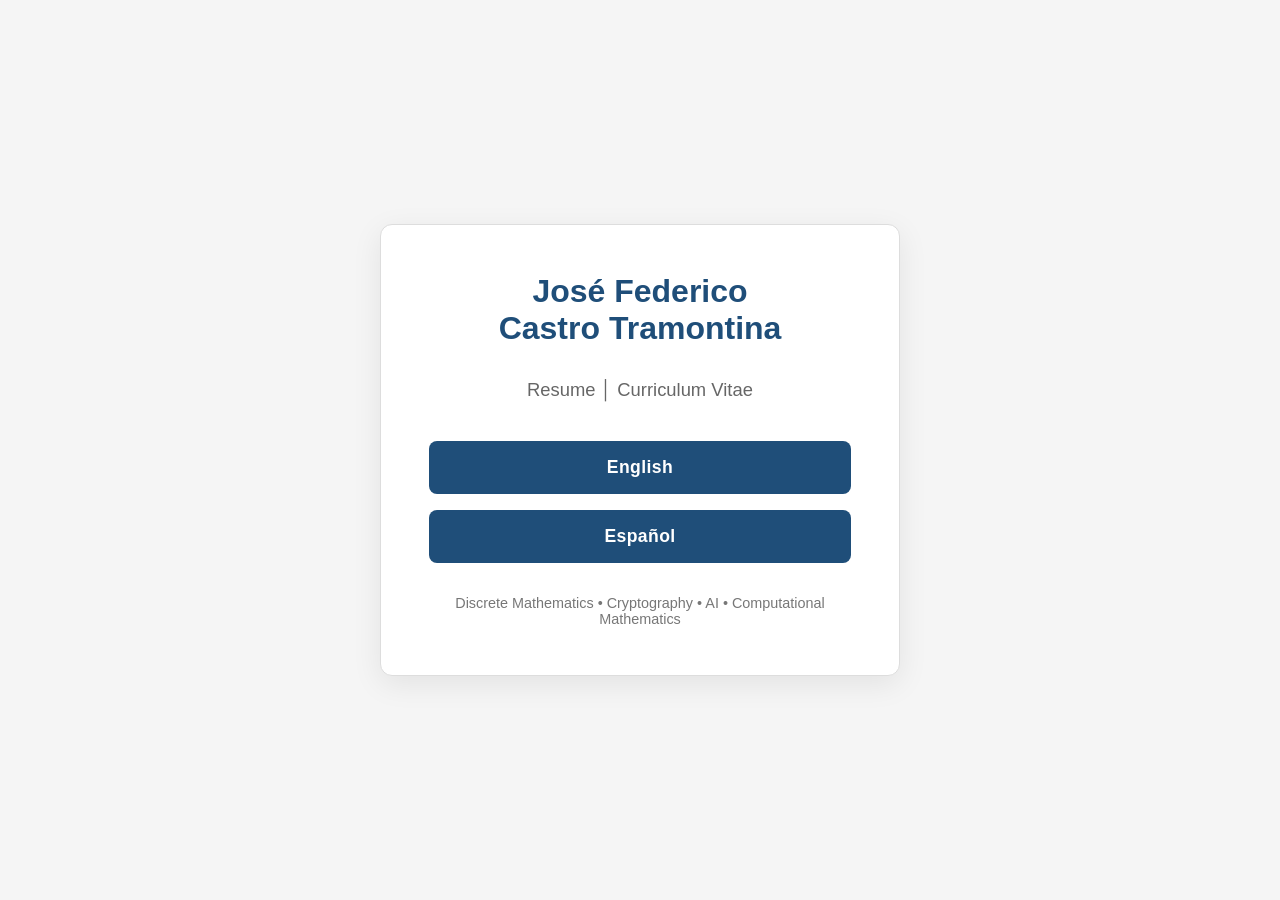
<file: index.html>
<!DOCTYPE html>
<html lang="en">

<head>

    <meta charset="UTF-8">

    <meta
        name="viewport"
        content="width=device-width, initial-scale=1.0"
    >

    <meta
        name="description"
        content="Resume | Curriculum Vitae of José Federico Castro Tramontina"
    >

    <title>José Federico Castro Tramontina</title>

    <style>

        :root
        {
            --bg: #f5f5f5;
            --card: #ffffff;
            --text: #222222;
            --accent: #1f4e79;
            --border: #dddddd;
        }

        *
        {
            box-sizing: border-box;
        }

        body
        {
            margin: 0;

            display: flex;
            justify-content: center;
            align-items: center;

            min-height: 100vh;

            font-family: Arial, Helvetica, sans-serif;

            background: var(--bg);
            color: var(--text);
        }

        .card
        {
            width: min(92%, 520px);

            padding: 48px;

            text-align: center;

            background: var(--card);

            border: 1px solid var(--border);
            border-radius: 12px;

            box-shadow: 0 8px 30px rgba(0, 0, 0, .08);

            transition:
                transform .15s ease,
                box-shadow .15s ease;
        }

        .card:hover
        {
            transform: translateY(-2px);

            box-shadow: 0 12px 36px rgba(0, 0, 0, .10);
        }

        h1
        {
            margin: 0;

            font-size: 2rem;

            color: var(--accent);
        }

        h1 + h1
        {
            margin-bottom: 2rem;
        }

        h2
        {
            margin: 0 0 2.5rem 0;

            font-size: 1.15rem;
            font-weight: normal;

            color: #666666;
        }

        .button
        {
            display: block;

            margin: 16px 0;
            padding: 16px;

            text-decoration: none;

            font-size: 1.1rem;
            font-weight: bold;
            letter-spacing: .4px;

            color: white;
            background: var(--accent);

            border-radius: 8px;

            transition:
                background .2s ease,
                transform .15s ease;
        }

        .button:hover
        {
            background: #163b5c;

            transform: translateY(-1px);
        }

        .footer
        {
            margin-top: 2rem;

            font-size: .9rem;

            color: #777777;
        }

    </style>

</head>

<body>

    <div class="card">

        <h1>
            José Federico
        </h1>

        <h1>
            Castro Tramontina
        </h1>

        <h2>
            Resume │ Curriculum Vitae
        </h2>

        <a
            class="button"
            href="index_en.html"
        >
            English
        </a>

        <a
            class="button"
            href="index_es.html"
        >
            Español
        </a>

        <div class="footer">
            Discrete Mathematics • Cryptography • AI • Computational Mathematics
        </div>

    </div>

</body>

</html>
</file>
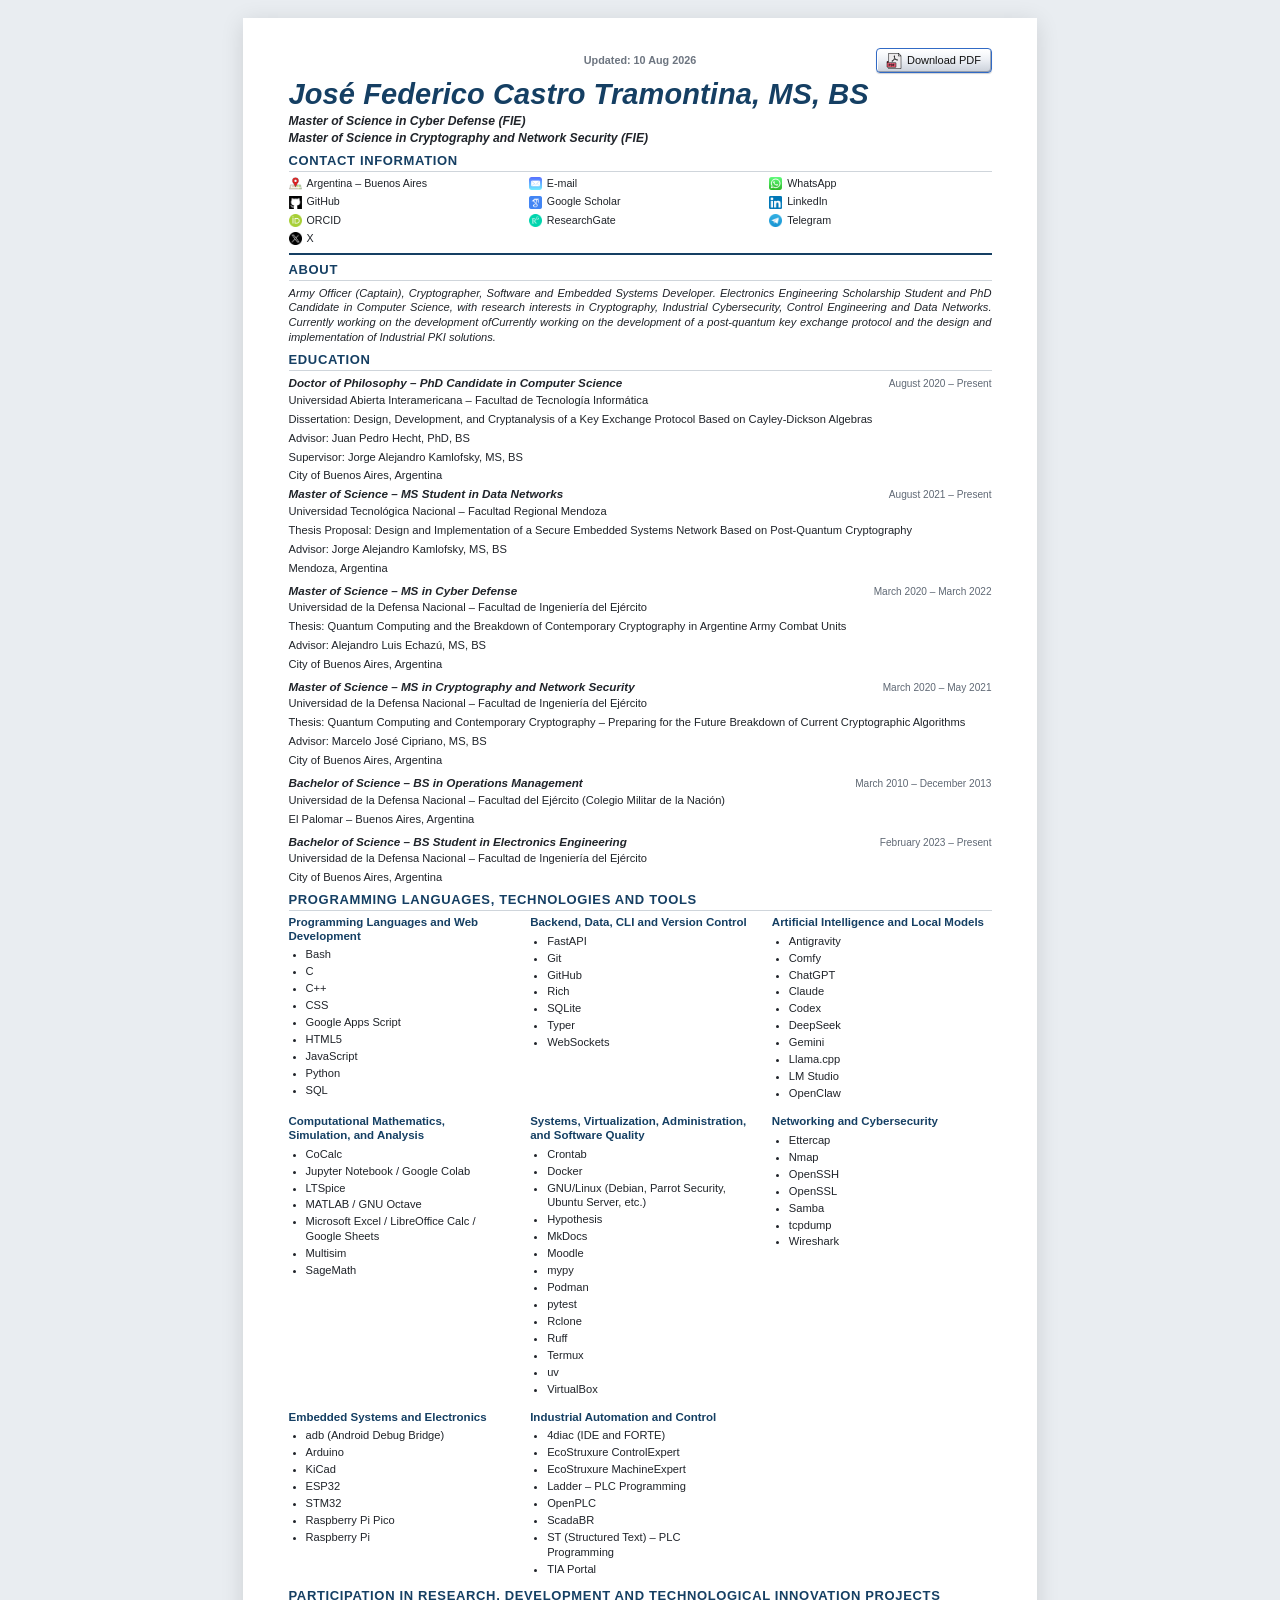
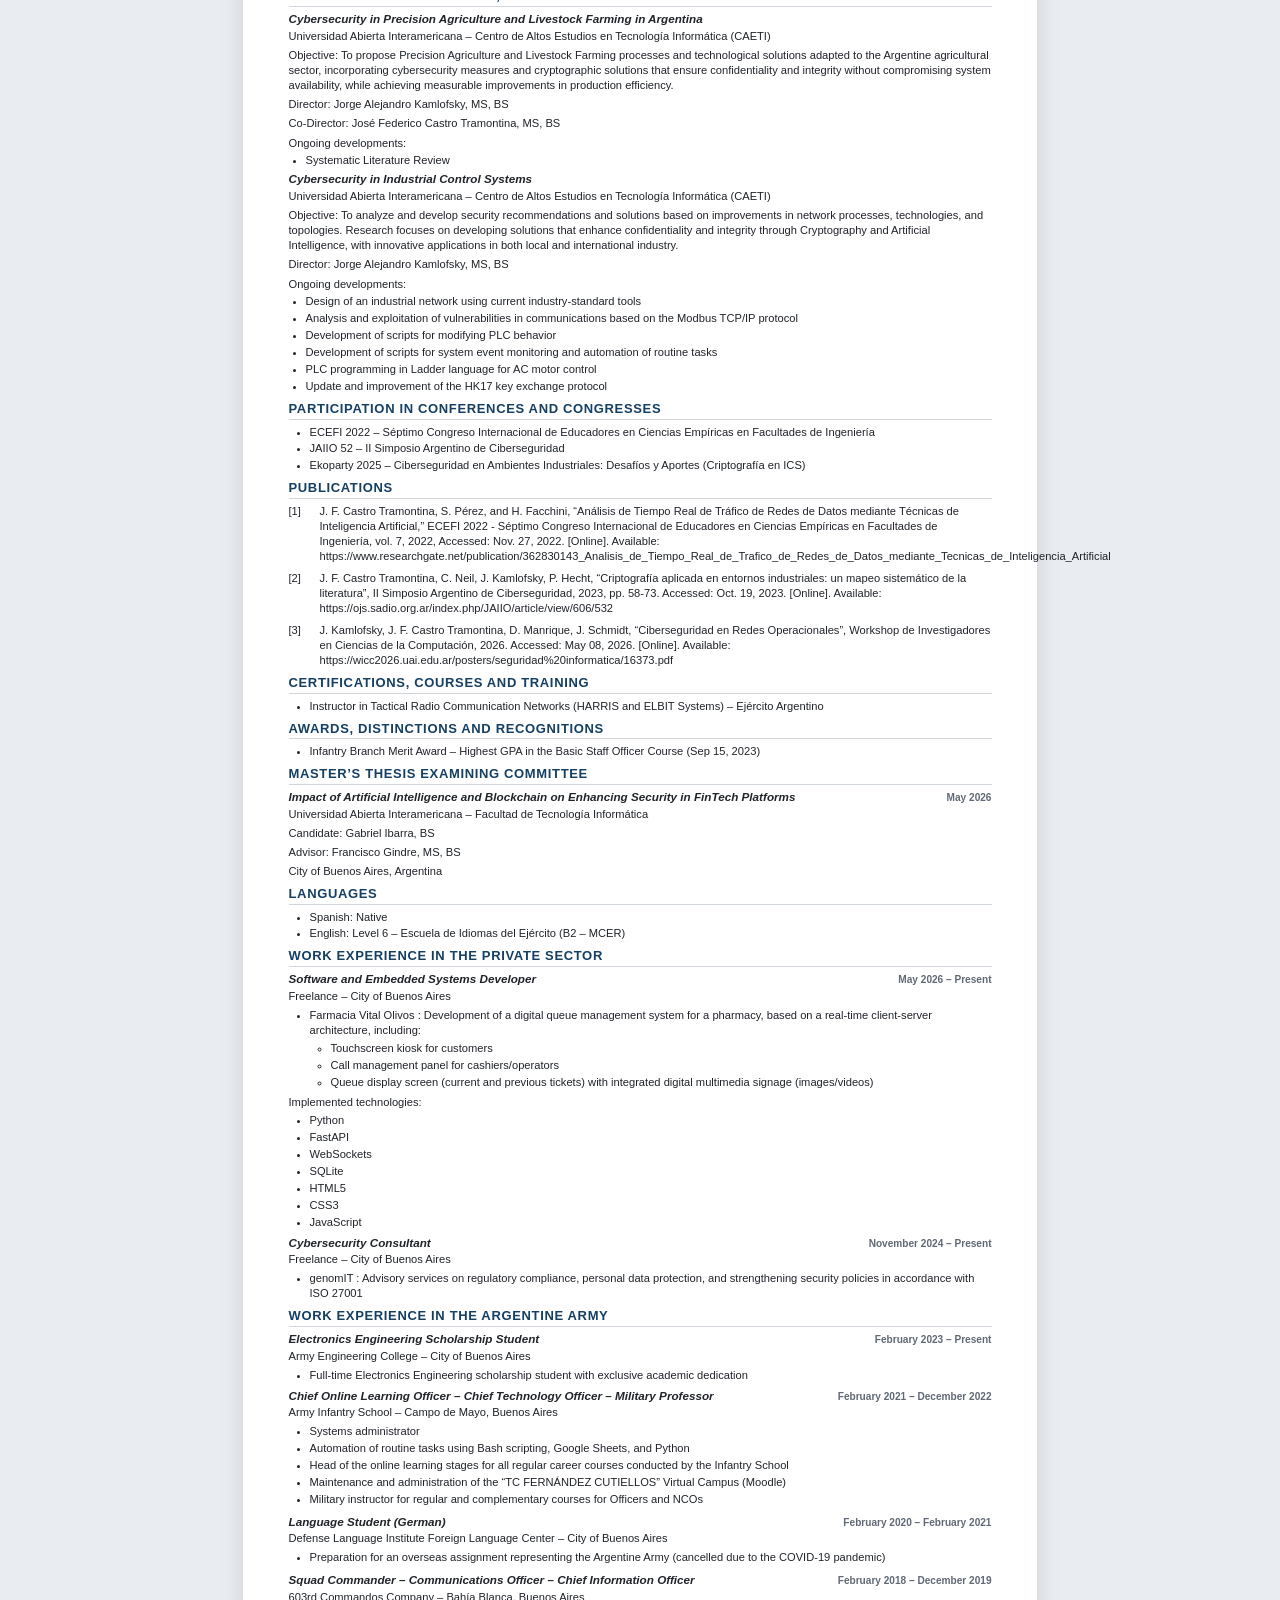
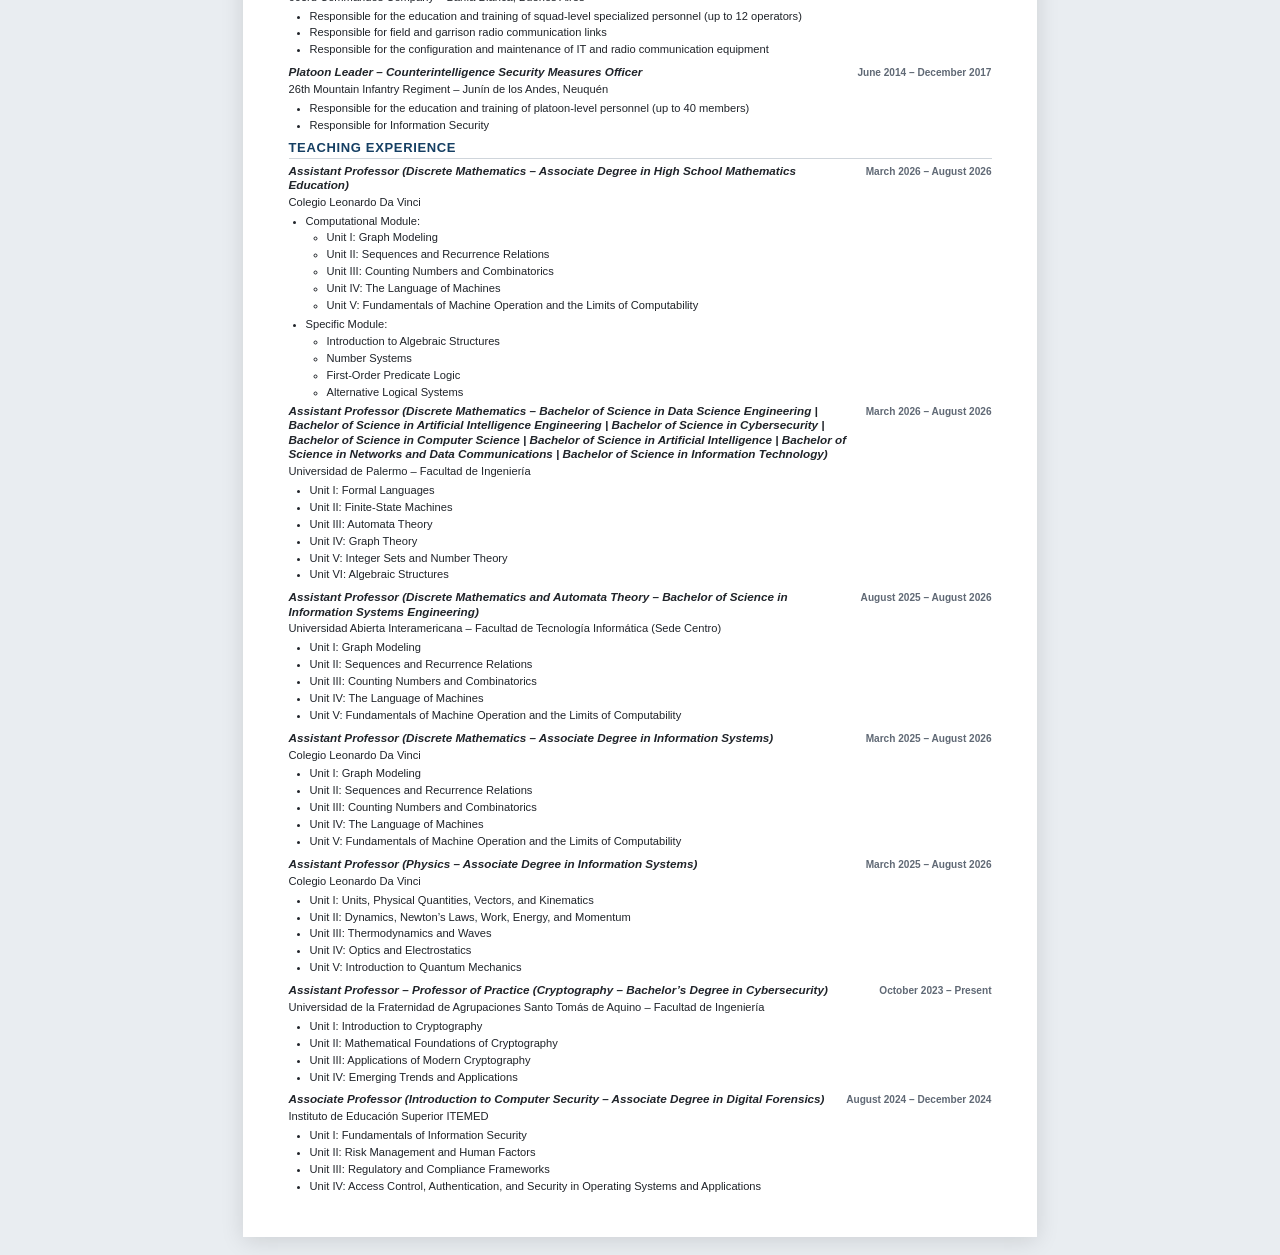
<file: index_en.html>
<!DOCTYPE html>

<html lang="en">
<head>
<meta charset="utf-8"/>
<meta content="width=device-width, initial-scale=1.0" name="viewport"/>
<meta content="Academic Resume of José Federico Castro Tramontina: education, research, publications, teaching, and professional experience." name="description"/>
<title>Academic Resume | José Federico Castro Tramontina</title>
<link href="css/style.css" rel="stylesheet"/>
<link href="css/print.css" media="print" rel="stylesheet"/>
</head>
<body>
<main class="cv">
<header class="cv-header">

<div class="updated-row">
<p class="updated">
                Updated: 10 Aug 2026
            </p>

<a
    aria-label="Download academic curriculum vitae as PDF"
    class="pdf-download"
    download
    href="pdf/resume_english.pdf"
>
<img alt="" aria-hidden="true" src="thumbnails/pdf.png"/>
<span>Download PDF</span>
</a>
</div>

<h1>José Federico Castro Tramontina, MS, BS</h1>

<p class="degree-line">
                Master of Science in Cyber Defense (FIE)
            </p>
<p class="degree-line">
                Master of Science in Cryptography and Network Security (FIE)
            </p>
<p class="contact-heading">
                Contact Information
            </p>
<address class="contact">
<span class="contact-item">
<img alt="" aria-hidden="true" src="thumbnails/location.png"/>
<span>Argentina – Buenos Aires</span>
</span>
<a href="mailto:jfcastrotramontina@yahoo.com">
<img alt="" aria-hidden="true" src="thumbnails/email.png"/>
<span>E-mail</span>
</a>
<a href="https://wa.me/5492612465843" rel="noopener noreferrer" target="_blank">
<img alt="" aria-hidden="true" src="thumbnails/whatsapp.png"/>
<span>WhatsApp</span>
</a>
<a href="https://github.com/JFCrypT" rel="noopener noreferrer" target="_blank">
<img alt="" aria-hidden="true" src="thumbnails/github.png"/>
<span>GitHub</span>
</a>
<a href="https://scholar.google.com/citations?user=g460X6UAAAAJ&amp;hl" rel="noopener noreferrer" target="_blank">
<img alt="" aria-hidden="true" src="thumbnails/google_scholar.png"/>
<span>Google Scholar</span>
</a>
<a href="https://www.linkedin.com/in/jfcastrotramontina" rel="noopener noreferrer" target="_blank">
<img alt="" aria-hidden="true" src="thumbnails/linkedin.png"/>
<span>LinkedIn</span>
</a>
<a href="https://orcid.org/0000-0003-4374-3894" rel="noopener noreferrer" target="_blank">
<img alt="" aria-hidden="true" src="thumbnails/orcid.png"/>
<span>ORCID</span>
</a>
<a href="https://www.researchgate.net/profile/Jose-Castro-Tramontina-2" rel="noopener noreferrer" target="_blank">
<img alt="" aria-hidden="true" src="thumbnails/research_gate.png"/>
<span>ResearchGate</span>
</a>
<a href="https://t.me/jfcastrotramontina/" rel="noopener noreferrer" target="_blank">
<img alt="" aria-hidden="true" src="thumbnails/telegram.png"/>
<span>Telegram</span>
</a>
<a href="https://x.com/JFCrypT" rel="noopener noreferrer" target="_blank">
<img alt="" aria-hidden="true" src="thumbnails/x.png"/>
<span>X</span>
</a>
</address>
</header>

<section aria-labelledby="resumen">
<div class="section-opening">
<h2 id="resumen">About</h2>
<p>
                Army Officer (Captain), Cryptographer, Software and Embedded Systems Developer.
                Electronics Engineering Scholarship Student and PhD Candidate in Computer Science,
                with research interests in Cryptography, Industrial Cybersecurity, Control Engineering
                and Data Networks. Currently working on the development ofCurrently working on the 
                development of a post-quantum key exchange protocol and the design and implementation 
                of Industrial PKI solutions.
            </p>
</div>
</section>

<section aria-labelledby="formacion">
<div class="section-opening">
<h2 id="formacion">Education</h2>
<article class="entry education-entry">
<div class="entry-heading">
<h3>
<a href="https://uai.edu.ar/facultades/tecnolog%C3%ADa-inform%C3%A1tica/doctorado-en-inform%C3%A1tica/" rel="noopener noreferrer" target="_blank">
                    Doctor of Philosophy – PhD Candidate in Computer Science
                </a>
</h3>
<p class="date">August 2020 – Present</p>
</div>
<p>Universidad Abierta Interamericana – Facultad de Tecnología Informática</p>
<p>Dissertation: Design, Development, and Cryptanalysis of a Key Exchange Protocol Based on Cayley-Dickson Algebras</p>
<p>Advisor: Juan Pedro Hecht, PhD, BS</p>
<p>Supervisor: Jorge Alejandro Kamlofsky, MS, BS</p>
<p>City of Buenos Aires, Argentina</p>
</article>
</div>

<article class="entry education-entry">
<div class="entry-heading">
<h3>
<a href="https://www4.frm.utn.edu.ar/maestria-en-redes-de-datos/" rel="noopener noreferrer" target="_blank">
                    Master of Science – MS Student in Data Networks
                </a>
</h3>
<p class="date">August 2021 – Present</p>
</div>
<p>Universidad Tecnológica Nacional – Facultad Regional Mendoza</p>
<p>Thesis Proposal: Design and Implementation of a Secure Embedded Systems Network Based on Post-Quantum Cryptography</p>
<p>Advisor: Jorge Alejandro Kamlofsky, MS, BS</p>
<p>Mendoza, Argentina</p>
</article>

<article class="entry education-entry">
<div class="entry-heading">
<h3>
<a href="https://www.fie.undef.edu.ar/maestria-en-ciberdefensa-2/" rel="noopener noreferrer" target="_blank">
                    Master of Science – MS in Cyber Defense
                </a>
</h3>
<p class="date">March 2020 – March 2022</p>
</div>
<p>Universidad de la Defensa Nacional – Facultad de Ingeniería del Ejército</p>
<p>Thesis: Quantum Computing and the Breakdown of Contemporary Cryptography in Argentine Army Combat Units</p>
<p>Advisor: Alejandro Luis Echazú, MS, BS</p>
<p>City of Buenos Aires, Argentina</p>
</article>

<article class="entry education-entry">
<div class="entry-heading">
<h3>
<a href="https://www.fie.undef.edu.ar/especializacion-en-criptografia-y-seguridad-teleinformatica-2/" rel="noopener noreferrer" target="_blank">
                    Master of Science – MS in Cryptography and Network Security
                </a>
</h3>
<p class="date">March 2020 – May 2021</p>
</div>
<p>Universidad de la Defensa Nacional – Facultad de Ingeniería del Ejército</p>
<p>Thesis: Quantum Computing and Contemporary Cryptography – Preparing for the Future Breakdown of Current Cryptographic Algorithms</p>
<p>Advisor: Marcelo José Cipriano, MS, BS</p>
<p>City of Buenos Aires, Argentina</p>
</article>

<article class="entry education-entry">
<div class="entry-heading">
<h3>
<a href="https://www.colegiomilitar.mil.ar/esp/ingreso-archivos/CMN-LCYGO_AlcancesTitulo.pdf" rel="noopener noreferrer" target="_blank">
                    Bachelor of Science – BS in Operations Management
                </a>
</h3>
<p class="date">March 2010 – December 2013</p>
</div>
<p>Universidad de la Defensa Nacional – Facultad del Ejército (Colegio Militar de la Nación)</p>
<p>El Palomar – Buenos Aires, Argentina</p>
</article>

<article class="entry education-entry">
<div class="entry-heading">
<h3>
<a href="https://www.fie.undef.edu.ar/ingenieria-electronica/" rel="noopener noreferrer" target="_blank">
                    Bachelor of Science – BS Student in Electronics Engineering
                </a>
</h3>
<p class="date">February 2023 – Present</p>
</div>
<p>Universidad de la Defensa Nacional – Facultad de Ingeniería del Ejército</p>
<p>City of Buenos Aires, Argentina</p>
</article>
</section>

<section aria-labelledby="tecnologias">
<div class="section-opening">
<h2 id="tecnologias">Programming Languages, Technologies and Tools</h2>

<div class="skills-categories">
<div class="skill-category">
<h3>Programming Languages and Web Development</h3>
<ul class="compact-list">
<li><a href="https://www.gnu.org/software/bash/" rel="noopener noreferrer" target="_blank">Bash</a></li>
<li><a href="https://www.w3schools.com/c/c_intro.php" rel="noopener noreferrer" target="_blank">C</a></li>
<li><a href="https://www.w3schools.com/cpp/cpp_intro.asp" rel="noopener noreferrer" target="_blank">C++</a></li>
<li><a href="https://www.w3.org/Style/CSS/Overview.en.html" rel="noopener noreferrer" target="_blank">CSS</a></li>
<li><a href="https://developers.google.com/apps-script" rel="noopener noreferrer" target="_blank">Google Apps Script</a></li>
<li><a href="https://dev.w3.org/html5/spec-LC/" rel="noopener noreferrer" target="_blank">HTML5</a></li>
<li><a href="https://www.w3schools.com/js/" rel="noopener noreferrer" target="_blank">JavaScript</a></li>
<li><a href="https://www.python.org/" rel="noopener noreferrer" target="_blank">Python</a></li>
<li><a href="https://www.w3schools.com/sql/" rel="noopener noreferrer" target="_blank">SQL</a></li>
</ul>
</div>

<div class="skill-category">
<h3>Backend, Data, CLI and Version Control</h3>
<ul class="compact-list">
<li><a href="https://fastapi.tiangolo.com/" rel="noopener noreferrer" target="_blank">FastAPI</a></li>
<li><a href="https://git-scm.com/" rel="noopener noreferrer" target="_blank">Git</a></li>
<li><a href="https://github.com/" rel="noopener noreferrer" target="_blank">GitHub</a></li>
<li><a href="https://rich.readthedocs.io/" rel="noopener noreferrer" target="_blank">Rich</a></li>
<li><a href="https://sqlite.org/" rel="noopener noreferrer" target="_blank">SQLite</a></li>
<li><a href="https://typer.tiangolo.com/" rel="noopener noreferrer" target="_blank">Typer</a></li>
<li><a href="https://fastapi.tiangolo.com/advanced/websockets/" rel="noopener noreferrer" target="_blank">WebSockets</a></li>
</ul>
</div>

<div class="skill-category">
<h3>Artificial Intelligence and Local Models</h3>
<ul class="compact-list">
<li><a href="https://antigravity.google/" rel="noopener noreferrer" target="_blank">Antigravity</a></li>
<li><a href="https://comfy.org/" rel="noopener noreferrer" target="_blank">Comfy</a></li>
<li><a href="https://chatgpt.com/" rel="noopener noreferrer" target="_blank">ChatGPT</a></li>
<li><a href="https://claude.ai/" rel="noopener noreferrer" target="_blank">Claude</a></li>
<li><a href="https://openai.com/codex/" rel="noopener noreferrer" target="_blank">Codex</a></li>
<li><a href="https://chat.deepseek.com/" rel="noopener noreferrer" target="_blank">DeepSeek</a></li>
<li><a href="https://gemini.google.com/app" rel="noopener noreferrer" target="_blank">Gemini</a></li>
<li><a href="https://llama-cpp.com/" rel="noopener noreferrer" target="_blank">Llama.cpp</a></li>
<li><a href="https://lmstudio.ai/" rel="noopener noreferrer" target="_blank">LM Studio</a></li>
<li><a href="https://openclaw.ai/" rel="noopener noreferrer" target="_blank">OpenClaw</a></li>
</ul>
</div>
</div>
</div>

<div class="skills-categories skills-continuation">
<div class="skill-category">
<h3>Computational Mathematics, Simulation, and Analysis</h3>
<ul class="compact-list">
<li><a href="https://cocalc.com/" rel="noopener noreferrer" target="_blank">CoCalc</a></li>
<li><a href="https://jupyter.org/" rel="noopener noreferrer" target="_blank">Jupyter Notebook / Google Colab</a></li>
<li><a href="https://www.analog.com/en/resources/design-tools-and-calculators/ltspice-simulator.html" rel="noopener noreferrer" target="_blank">LTSpice</a></li>
<li><a href="https://www.mathworks.com/products/matlab.html" rel="noopener noreferrer" target="_blank">MATLAB / GNU Octave</a></li>
<li><a href="https://www.microsoft.com/en-us/microsoft-365/excel" rel="noopener noreferrer" target="_blank">Microsoft Excel / LibreOffice Calc / Google Sheets</a></li>
<li><a href="https://www.ni.com/en-us/shop/product/multisim.html" rel="noopener noreferrer" target="_blank">Multisim</a></li>
<li><a href="https://www.sagemath.org/" rel="noopener noreferrer" target="_blank">SageMath</a></li>
</ul>
</div>

<div class="skill-category">
<h3>Systems, Virtualization, Administration, and Software Quality</h3>
<ul class="compact-list">
<li><a href="https://man7.org/linux/man-pages/man5/crontab.5.html" rel="noopener noreferrer" target="_blank">Crontab</a></li>
<li><a href="https://www.docker.com/" rel="noopener noreferrer" target="_blank">Docker</a></li>
<li><a href="https://www.debian.org/" rel="noopener noreferrer" target="_blank">GNU/Linux (Debian, Parrot Security, Ubuntu Server, etc.)</a></li>
<li><a href="https://hypothesis.readthedocs.io/" rel="noopener noreferrer" target="_blank">Hypothesis</a></li>
<li><a href="https://www.mkdocs.org/" rel="noopener noreferrer" target="_blank">MkDocs</a></li>
<li><a href="https://moodle.org/" rel="noopener noreferrer" target="_blank">Moodle</a></li>
<li><a href="https://mypy-lang.org/" rel="noopener noreferrer" target="_blank">mypy</a></li>
<li><a href="https://podman.io/" rel="noopener noreferrer" target="_blank">Podman</a></li>
<li><a href="https://docs.pytest.org/" rel="noopener noreferrer" target="_blank">pytest</a></li>
<li><a href="https://rclone.org/" rel="noopener noreferrer" target="_blank">Rclone</a></li>
<li><a href="https://docs.astral.sh/ruff/" rel="noopener noreferrer" target="_blank">Ruff</a></li>
<li><a href="https://termux.dev/en/" rel="noopener noreferrer" target="_blank">Termux</a></li>
<li><a href="https://docs.astral.sh/uv/" rel="noopener noreferrer" target="_blank">uv</a></li>
<li><a href="https://www.virtualbox.org/" rel="noopener noreferrer" target="_blank">VirtualBox</a></li>
</ul>
</div>

<div class="skill-category">
<h3>Networking and Cybersecurity</h3>
<ul class="compact-list">
<li><a href="https://www.ettercap-project.org/" rel="noopener noreferrer" target="_blank">Ettercap</a></li>
<li><a href="https://nmap.org/" rel="noopener noreferrer" target="_blank">Nmap</a></li>
<li><a href="https://www.openssh.com/" rel="noopener noreferrer" target="_blank">OpenSSH</a></li>
<li><a href="https://www.openssl.org/" rel="noopener noreferrer" target="_blank">OpenSSL</a></li>
<li><a href="https://www.samba.org/" rel="noopener noreferrer" target="_blank">Samba</a></li>
<li><a href="https://www.tcpdump.org/" rel="noopener noreferrer" target="_blank">tcpdump</a></li>
<li><a href="https://www.wireshark.org/" rel="noopener noreferrer" target="_blank">Wireshark</a></li>
</ul>
</div>

<div class="skill-category">
<h3>Embedded Systems and Electronics</h3>
<ul class="compact-list">
<li><a href="https://developer.android.com/tools/adb" rel="noopener noreferrer" target="_blank">adb (Android Debug Bridge)</a></li>
<li><a href="https://www.arduino.cc/" rel="noopener noreferrer" target="_blank">Arduino</a></li>
<li><a href="https://www.kicad.org/" rel="noopener noreferrer" target="_blank">KiCad</a></li>
<li><a href="https://www.espressif.com/en/products/socs/esp32" rel="noopener noreferrer" target="_blank">ESP32</a></li>
<li><a href="https://www.st.com/en/microcontrollers-microprocessors/stm32-32-bit-arm-cortex-mcus.html" rel="noopener noreferrer" target="_blank">STM32</a></li>
<li><a href="https://www.raspberrypi.com/products/raspberry-pi-pico/" rel="noopener noreferrer" target="_blank">Raspberry Pi Pico</a></li>
<li><a href="https://www.raspberrypi.com/" rel="noopener noreferrer" target="_blank">Raspberry Pi</a></li>
</ul>
</div>

<div class="skill-category">
<h3>Industrial Automation and Control</h3>
<ul class="compact-list">
<li><a href="https://www.eclipse.org/4diac/" rel="noopener noreferrer" target="_blank">4diac (IDE and FORTE)</a></li>
<li><a href="https://www.se.com/ww/en/product-range/548-ecostruxure-control-expert-unity-pro/" rel="noopener noreferrer" target="_blank">EcoStruxure ControlExpert</a></li>
<li><a href="https://www.se.com/us/en/product/ESEBASXZZPA10/ecostruxuremachine-expert-basic-free-licence-programing-software-for-m221-controllers/" rel="noopener noreferrer" target="_blank">EcoStruxure MachineExpert</a></li>
<li><a href="https://www.solisplc.com/tutorials/how-to-read-ladder-logic" rel="noopener noreferrer" target="_blank">Ladder – PLC Programming</a></li>
<li><a href="https://openplcproject.com/" rel="noopener noreferrer" target="_blank">OpenPLC</a></li>
<li><a href="https://www.scadabr.com.br/" rel="noopener noreferrer" target="_blank">ScadaBR</a></li>
<li><a href="https://realpars.com/structured-text/" rel="noopener noreferrer" target="_blank">ST (Structured Text) – PLC Programming</a></li>
<li><a href="https://www.siemens.com/global/en/products/automation/industry-software/automation-software/tia-portal.html" rel="noopener noreferrer" target="_blank">TIA Portal</a></li>
</ul>
</div>
</div>
</section>

<section aria-labelledby="investigacion">
<div class="section-opening">
<h2 id="investigacion">Participation in Research, Development and Technological Innovation Projects</h2>

<article class="entry research-entry">
<h3>Cybersecurity in Precision Agriculture and Livestock Farming in Argentina</h3>
<p>
<a href="http://caeti.uai.edu.ar/" rel="noopener noreferrer" target="_blank">
                    Universidad Abierta Interamericana – Centro de Altos Estudios en Tecnología Informática (CAETI)
                </a>
</p>
<p>
                Objective: To propose Precision Agriculture and Livestock Farming processes and technological solutions adapted to the Argentine agricultural sector, incorporating cybersecurity measures and cryptographic solutions that ensure confidentiality and integrity without compromising system availability, while achieving measurable improvements in production efficiency.
            </p>
<p>Director: Jorge Alejandro Kamlofsky, MS, BS</p>
<p>Co-Director: José Federico Castro Tramontina, MS, BS</p>
<p class="subheading plain-subheading">Ongoing developments:</p>
<ul class="detail-list">
<li>Systematic Literature Review</li>
</ul>
</article>
</div>

<article class="entry research-entry">
<h3>Cybersecurity in Industrial Control Systems</h3>
<p>
<a href="http://caeti.uai.edu.ar/" rel="noopener noreferrer" target="_blank">
                    Universidad Abierta Interamericana – Centro de Altos Estudios en Tecnología Informática (CAETI)
                </a>
</p>
<p>
                Objective: To analyze and develop security recommendations and solutions based on improvements in network processes, technologies, and topologies. Research focuses on developing solutions that enhance confidentiality and integrity through Cryptography and Artificial Intelligence, with innovative applications in both local and international industry.
            </p>
<p>Director: Jorge Alejandro Kamlofsky, MS, BS</p>
<p class="subheading plain-subheading">Ongoing developments:</p>
<ul class="detail-list">
<li>Design of an industrial network using current industry-standard tools</li>
<li>Analysis and exploitation of vulnerabilities in communications based on the Modbus TCP/IP protocol</li>
<li>Development of scripts for modifying PLC behavior</li>
<li>Development of scripts for system event monitoring and automation of routine tasks</li>
<li>PLC programming in Ladder language for AC motor control</li>
<li>Update and improvement of the HK17 key exchange protocol</li>
</ul>
</article>
</section>

<section aria-labelledby="conferencias">
<div class="section-opening">
<h2 id="conferencias">Participation in Conferences and Congresses</h2>
<ul class="opening-list">
<li>
<a href="https://www4.frm.utn.edu.ar/septimo-congreso-internacional-de-educadores-en-ciencias-empiricas-en-facultades-de-ingenieria-2/" rel="noopener noreferrer" target="_blank">
                    ECEFI 2022 – Séptimo Congreso Internacional de Educadores en Ciencias Empíricas en Facultades de Ingeniería
                </a>
</li>
</ul>
</div>

<ul class="list-continuation">
<li>
<a href="https://52jaiio.sadio.org.ar/simposios/SACS" rel="noopener noreferrer" target="_blank">
                    JAIIO 52 – II Simposio Argentino de Ciberseguridad
                </a>
</li>
<li>
<a href="https://noticias.uai.edu.ar/facultades/tecnolog%C3%ADa-inform%C3%A1tica/2025/estudiantes-de-la-uai-expusieron-en-la-ekoparty-2025/" rel="noopener noreferrer" target="_blank">
                    Ekoparty 2025 – Ciberseguridad en Ambientes Industriales: Desafíos y Aportes (Criptografía en ICS)
                </a>
</li>
</ul>
</section>

<section aria-labelledby="publicaciones">
<div class="section-opening">
<h2 id="publicaciones">Publications</h2>
<ol class="publications ieee-publications opening-publications">
<li>
<p>
                    J. F. Castro Tramontina, S. Pérez, and H. Facchini,
                    “Análisis de Tiempo Real de Tráfico de Redes de Datos mediante
                    Técnicas de Inteligencia Artificial,” ECEFI 2022 - Séptimo
                    Congreso Internacional de Educadores en Ciencias Empíricas en
                    Facultades de Ingeniería, vol. 7, 2022, Accessed: Nov. 27, 2022.
                    [Online]. Available:
                    <a href="https://www.researchgate.net/publication/362830143_Analisis_de_Tiempo_Real_de_Trafico_de_Redes_de_Datos_mediante_Tecnicas_de_Inteligencia_Artificial" rel="noopener noreferrer" target="_blank">
                        https://www.researchgate.net/publication/362830143_Analisis_de_Tiempo_Real_de_Trafico_de_Redes_de_Datos_mediante_Tecnicas_de_Inteligencia_Artificial
                    </a>
</p>
</li>
</ol>
</div>

<ol class="publications ieee-publications publications-continuation">
<li>
<p>
                    J. F. Castro Tramontina, C. Neil, J. Kamlofsky, P. Hecht,
                    “Criptografía aplicada en entornos industriales: un mapeo sistemático
                    de la literatura”, II Simposio Argentino de Ciberseguridad, 2023,
                    pp. 58-73. Accessed: Oct. 19, 2023. [Online]. Available:
                    <a href="https://ojs.sadio.org.ar/index.php/JAIIO/article/view/606/532" rel="noopener noreferrer" target="_blank">
                        https://ojs.sadio.org.ar/index.php/JAIIO/article/view/606/532
                    </a>
</p>
</li>
<li>
<p>
                    J. Kamlofsky, J. F. Castro Tramontina, D. Manrique, J. Schmidt,
                    “Ciberseguridad en Redes Operacionales”, Workshop de Investigadores
                    en Ciencias de la Computación, 2026. Accessed: May 08, 2026.
                    [Online]. Available:
                    <a href="https://wicc2026.uai.edu.ar/posters/seguridad%20informatica/16373.pdf" rel="noopener noreferrer" target="_blank">
                        https://wicc2026.uai.edu.ar/posters/seguridad%20informatica/16373.pdf
                    </a>
</p>
</li>
</ol>
</section>

<section aria-labelledby="capacitaciones">
<div class="section-opening">
<h2 id="capacitaciones">Certifications, Courses and Training</h2>
<ul class="opening-list">
<li>Instructor in Tactical Radio Communication Networks (HARRIS and ELBIT Systems) – Ejército Argentino</li>
</ul>
</div>
</section>

<section aria-labelledby="distinciones">
<div class="section-opening">
<h2 id="distinciones">Awards, Distinctions and Recognitions</h2>
<ul class="opening-list">
<li>Infantry Branch Merit Award – Highest GPA in the Basic Staff Officer Course (Sep 15, 2023)</li>
</ul>
</div>
</section>

<section aria-labelledby="jurado">
<div class="section-opening">
<h2 id="jurado">Master’s Thesis Examining Committee</h2>
<article class="entry">
<div class="entry-heading">
<h3>Impact of Artificial Intelligence and Blockchain on Enhancing Security in FinTech Platforms</h3>
<p class="date">May 2026</p>
</div>
<p>Universidad Abierta Interamericana – Facultad de Tecnología Informática</p>
<p>Candidate: Gabriel Ibarra, BS</p>
<p>Advisor: Francisco Gindre, MS, BS</p>
<p>City of Buenos Aires, Argentina</p>
</article>
</div>
</section>

<section aria-labelledby="idiomas">
<div class="section-opening">
<h2 id="idiomas">Languages</h2>
<ul class="opening-list">
<li>Spanish: Native</li>
</ul>
</div>

<ul class="list-continuation">
<li>English: Level 6 – Escuela de Idiomas del Ejército (B2 – MCER)</li>
</ul>
</section>

<section aria-labelledby="privado">
<div class="section-opening">
<h2 id="privado">Work Experience in the Private Sector</h2>
<article class="entry">
<div class="entry-heading">
<h3>Software and Embedded Systems Developer</h3>
<p class="date">May 2026 – Present</p>
</div>
<p>Freelance – City of Buenos Aires</p>
<ul>
<li>
<a href="https://farmavitalolivos.com.ar/" rel="noopener noreferrer" target="_blank">
                    Farmacia Vital Olivos
                </a>:
                Development of a digital queue management system for a pharmacy, based on a real-time client-server architecture, including:
<ul>
<li>Touchscreen kiosk for customers</li>
<li>Call management panel for cashiers/operators</li>
<li>Queue display screen (current and previous tickets) with integrated digital multimedia signage (images/videos)</li>
</ul>
</li>
</ul>
<p class="list-intro">Implemented technologies:</p>
<ul>
<li>Python</li>
<li>FastAPI</li>
<li>WebSockets</li>
<li>SQLite</li>
<li>HTML5</li>
<li>CSS3</li>
<li>JavaScript</li>
</ul>
</article>
</div>

<article class="entry">
<div class="entry-heading">
<h3>Cybersecurity Consultant</h3>
<p class="date">November 2024 – Present</p>
</div>
<p>Freelance – City of Buenos Aires</p>
<ul>
<li>
<a href="https://genomit.com.ar/" rel="noopener noreferrer" target="_blank">
                    genomIT
                </a>:
                Advisory services on regulatory compliance, personal data protection, and strengthening security policies in accordance with ISO 27001
            </li>
</ul>
</article>
</section>

<section aria-labelledby="ejercito">
<div class="section-opening">
<h2 id="ejercito">Work Experience in the Argentine Army</h2>
<article class="entry">
<div class="entry-heading">
<h3>Electronics Engineering Scholarship Student</h3>
<p class="date">February 2023 – Present</p>
</div>
<p>Army Engineering College – City of Buenos Aires</p>
<ul>
<li>Full-time Electronics Engineering scholarship student with exclusive academic dedication</li>
</ul>
</article>
</div>

<article class="entry">
<div class="entry-heading">
<h3>Chief Online Learning Officer – Chief Technology Officer – Military Professor</h3>
<p class="date">February 2021 – December 2022</p>
</div>
<p>Army Infantry School – Campo de Mayo, Buenos Aires</p>
<ul>
<li>Systems administrator</li>
<li>Automation of routine tasks using Bash scripting, Google Sheets, and Python</li>
<li>Head of the online learning stages for all regular career courses conducted by the Infantry School</li>
<li>Maintenance and administration of the “TC FERNÁNDEZ CUTIELLOS” Virtual Campus (Moodle)</li>
<li>Military instructor for regular and complementary courses for Officers and NCOs</li>
</ul>
</article>

<article class="entry">
<div class="entry-heading">
<h3>Language Student (German)</h3>
<p class="date">February 2020 – February 2021</p>
</div>
<p>Defense Language Institute Foreign Language Center – City of Buenos Aires</p>
<ul>
<li>Preparation for an overseas assignment representing the Argentine Army (cancelled due to the COVID-19 pandemic)</li>
</ul>
</article>

<article class="entry">
<div class="entry-heading">
<h3>Squad Commander – Communications Officer – Chief Information Officer</h3>
<p class="date">February 2018 – December 2019</p>
</div>
<p>603rd Commandos Company – Bahía Blanca, Buenos Aires</p>
<ul>
<li>Responsible for the education and training of squad-level specialized personnel (up to 12 operators)</li>
<li>Responsible for field and garrison radio communication links</li>
<li>Responsible for the configuration and maintenance of IT and radio communication equipment</li>
</ul>
</article>

<article class="entry">
<div class="entry-heading">
<h3>Platoon Leader – Counterintelligence Security Measures Officer</h3>
<p class="date">June 2014 – December 2017</p>
</div>
<p>26th Mountain Infantry Regiment – Junín de los Andes, Neuquén</p>
<ul>
<li>Responsible for the education and training of platoon-level personnel (up to 40 members)</li>
<li>Responsible for Information Security</li>
</ul>
</article>
</section>

<section aria-labelledby="docencia">
<div class="section-opening">
<h2 id="docencia">Teaching Experience</h2>
<article class="entry">
<div class="entry-heading">
<h3>
<a href="https://davinci.vaneduc.edu.ar/nivel-superior/profesorado-de-matem%C3%A1tica/" rel="noopener noreferrer" target="_blank">
                    Assistant Professor (Discrete Mathematics – Associate Degree in High School Mathematics Education)
                </a>
</h3>
<p class="date">March 2026 – August 2026</p>
</div>
<p>Colegio Leonardo Da Vinci</p>
<ul class="detail-list nested-topics">
<li>
Computational Module:
<ul>
<li>Unit I: Graph Modeling</li>
<li>Unit II: Sequences and Recurrence Relations</li>
<li>Unit III: Counting Numbers and Combinatorics</li>
<li>Unit IV: The Language of Machines</li>
<li>Unit V: Fundamentals of Machine Operation and the Limits of Computability</li>
</ul>
</li>
<li>
Specific Module:
<ul>
<li>Introduction to Algebraic Structures</li>
<li>Number Systems</li>
<li>First-Order Predicate Logic</li>
<li>Alternative Logical Systems</li>
</ul>
</li>
</ul>
</article>
</div>

<article class="entry">
<div class="entry-heading">
<h3>
<a href="https://www.palermo.edu/ingenieria/" rel="noopener noreferrer" target="_blank">
                    Assistant Professor (Discrete Mathematics – Bachelor of Science in Data Science Engineering | Bachelor of Science in Artificial Intelligence Engineering | Bachelor of Science in Cybersecurity | Bachelor of Science in Computer Science | Bachelor of Science in Artificial Intelligence | Bachelor of Science in Networks and Data Communications | Bachelor of Science in Information Technology)
                </a>
</h3>
<p class="date">March 2026 – August 2026</p>
</div>
<p>Universidad de Palermo – Facultad de Ingeniería</p>
<ul>
<li>Unit I: Formal Languages</li>
<li>Unit II: Finite-State Machines</li>
<li>Unit III: Automata Theory</li>
<li>Unit IV: Graph Theory</li>
<li>Unit V: Integer Sets and Number Theory</li>
<li>Unit VI: Algebraic Structures</li>
</ul>
</article>

<article class="entry">
<div class="entry-heading">
<h3>
<a href="https://uai.edu.ar/facultades/tecnolog%C3%ADa-inform%C3%A1tica/ingenier%C3%ADa-en-sistemas-inform%C3%A1ticos/" rel="noopener noreferrer" target="_blank">
                    Assistant Professor (Discrete Mathematics and Automata Theory – Bachelor of Science in Information Systems Engineering)
                </a>
</h3>
<p class="date">August 2025 – August 2026</p>
</div>
<p>Universidad Abierta Interamericana – Facultad de Tecnología Informática (Sede Centro)</p>
<ul>
<li>Unit I: Graph Modeling</li>
<li>Unit II: Sequences and Recurrence Relations</li>
<li>Unit III: Counting Numbers and Combinatorics</li>
<li>Unit IV: The Language of Machines</li>
<li>Unit V: Fundamentals of Machine Operation and the Limits of Computability</li>
</ul>
</article>

<article class="entry">
<div class="entry-heading">
<h3>
<a href="https://davinci.vaneduc.edu.ar/nivel-superior/analista-de-sistemas/" rel="noopener noreferrer" target="_blank">
                    Assistant Professor (Discrete Mathematics – Associate Degree in Information Systems)
                </a>
</h3>
<p class="date">March 2025 – August 2026</p>
</div>
<p>Colegio Leonardo Da Vinci</p>
<ul>
<li>Unit I: Graph Modeling</li>
<li>Unit II: Sequences and Recurrence Relations</li>
<li>Unit III: Counting Numbers and Combinatorics</li>
<li>Unit IV: The Language of Machines</li>
<li>Unit V: Fundamentals of Machine Operation and the Limits of Computability</li>
</ul>
</article>

<article class="entry">
<div class="entry-heading">
<h3>
<a href="https://davinci.vaneduc.edu.ar/nivel-superior/analista-de-sistemas/" rel="noopener noreferrer" target="_blank">
                    Assistant Professor (Physics – Associate Degree in Information Systems)
                </a>
</h3>
<p class="date">March 2025 – August 2026</p>
</div>
<p>Colegio Leonardo Da Vinci</p>
<ul>
<li>Unit I: Units, Physical Quantities, Vectors, and Kinematics</li>
<li>Unit II: Dynamics, Newton’s Laws, Work, Energy, and Momentum</li>
<li>Unit III: Thermodynamics and Waves</li>
<li>Unit IV: Optics and Electrostatics</li>
<li>Unit V: Introduction to Quantum Mechanics</li>
</ul>
</article>

<article class="entry">
<div class="entry-heading">
<h3>
<a href="https://www.ufasta.edu.ar/landings/distancia/licenciatura-en-ciberseguridad/" rel="noopener noreferrer" target="_blank">
                    Assistant Professor – Professor of Practice (Cryptography – Bachelor’s Degree in Cybersecurity)
                </a>
</h3>
<p class="date">October 2023 – Present</p>
</div>
<p>Universidad de la Fraternidad de Agrupaciones Santo Tomás de Aquino – Facultad de Ingeniería</p>
<ul>
<li>Unit I: Introduction to Cryptography</li>
<li>Unit II: Mathematical Foundations of Cryptography</li>
<li>Unit III: Applications of Modern Cryptography</li>
<li>Unit IV: Emerging Trends and Applications</li>
</ul>
</article>

<article class="entry">
<div class="entry-heading">
<h3>
<a href="https://itemedinstituto.edu.ar/curso/tecnicatura-superior-en-informatica-forense" rel="noopener noreferrer" target="_blank">
                    Associate Professor (Introduction to Computer Security – Associate Degree in Digital Forensics)
                </a>
</h3>
<p class="date">August 2024 – December 2024</p>
</div>
<p>Instituto de Educación Superior ITEMED</p>
<ul>
<li>Unit I: Fundamentals of Information Security</li>
<li>Unit II: Risk Management and Human Factors</li>
<li>Unit III: Regulatory and Compliance Frameworks</li>
<li>Unit IV: Access Control, Authentication, and Security in Operating Systems and Applications</li>
</ul>
</article>
</section>

</main>
</body>
</html>
</file>
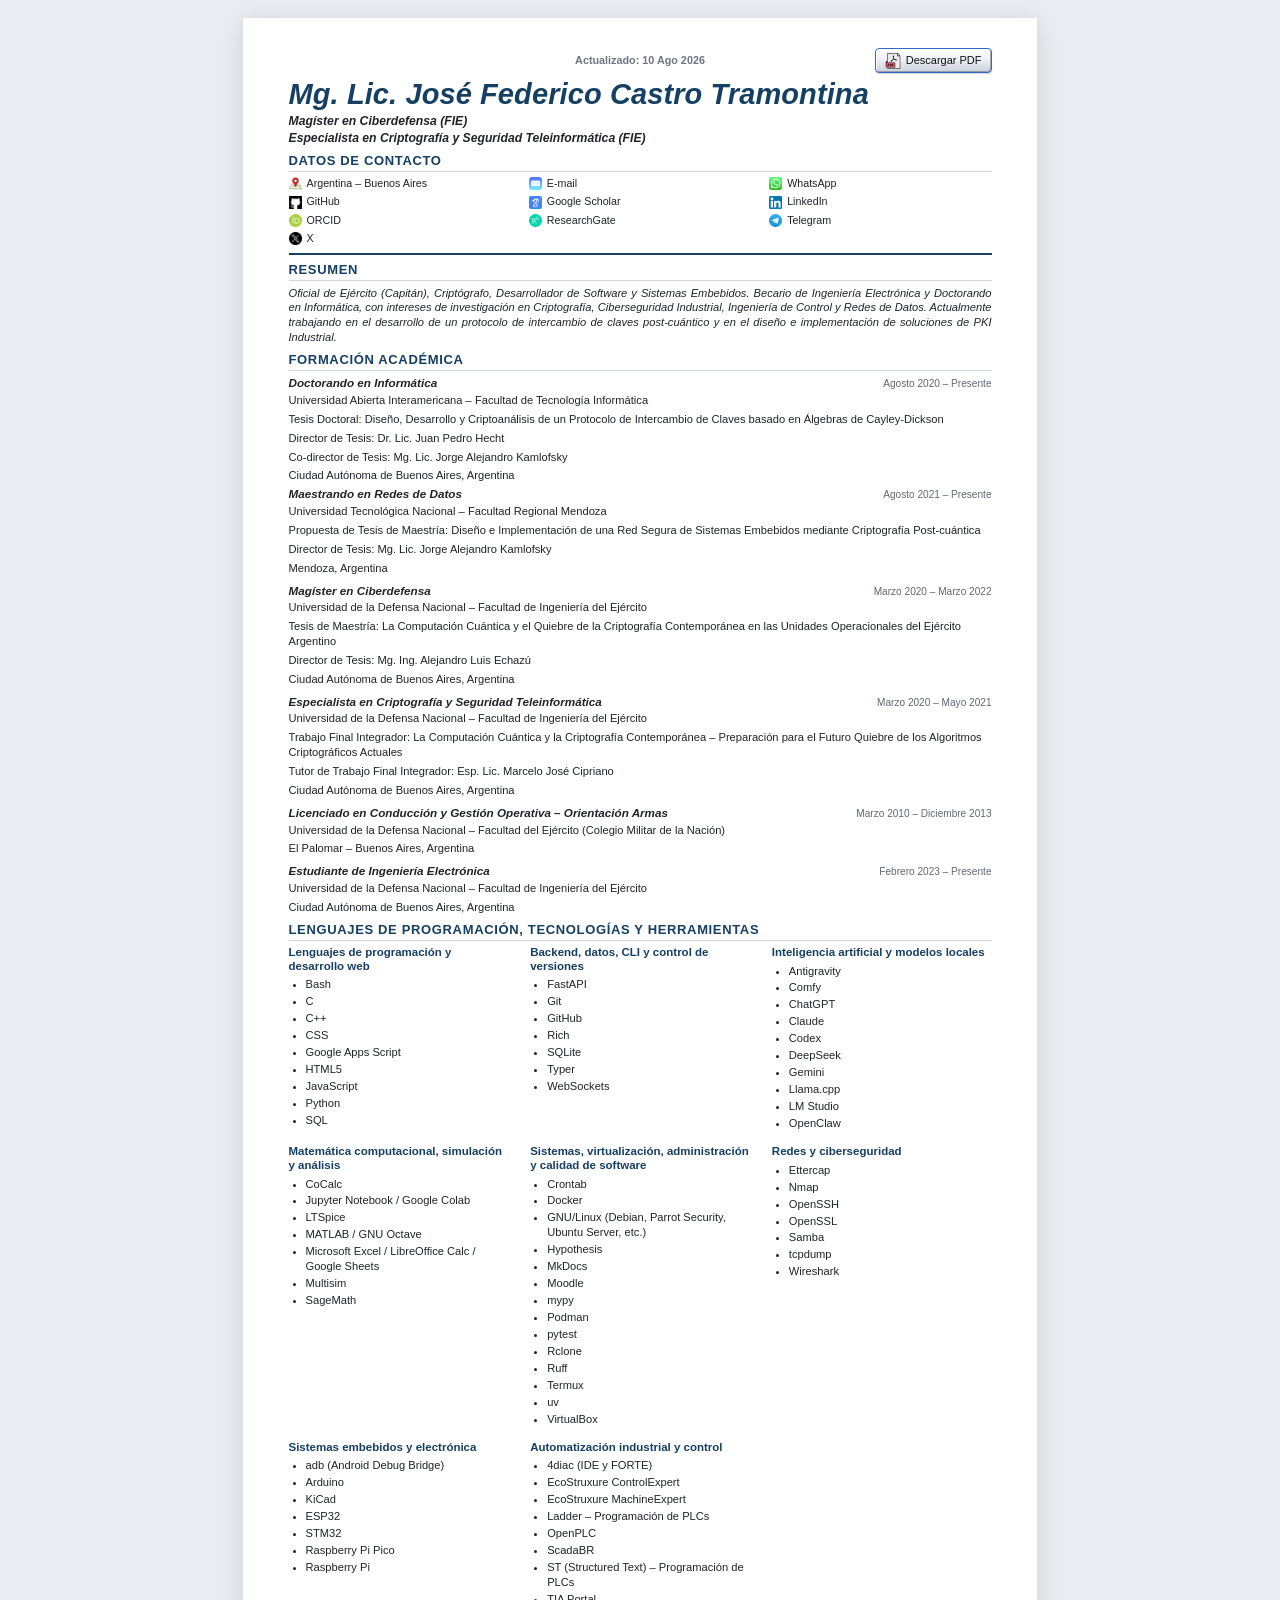
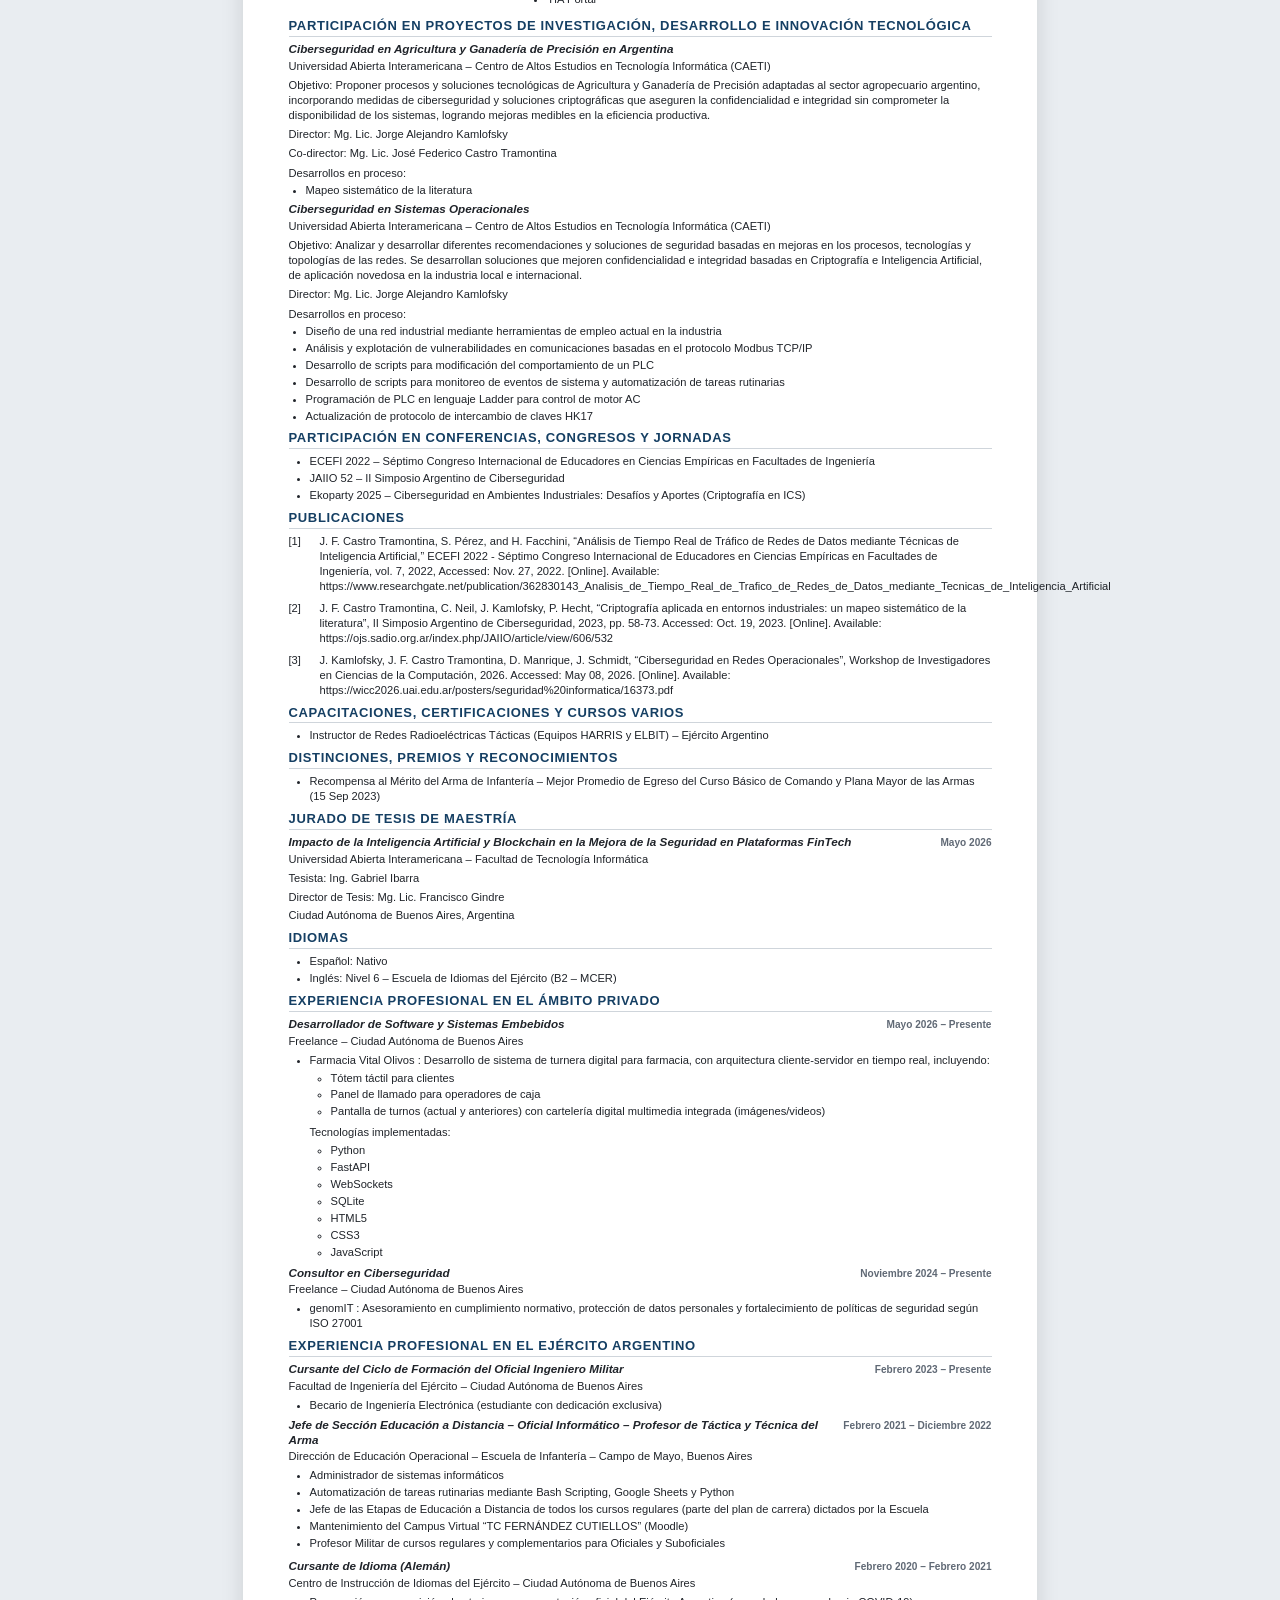
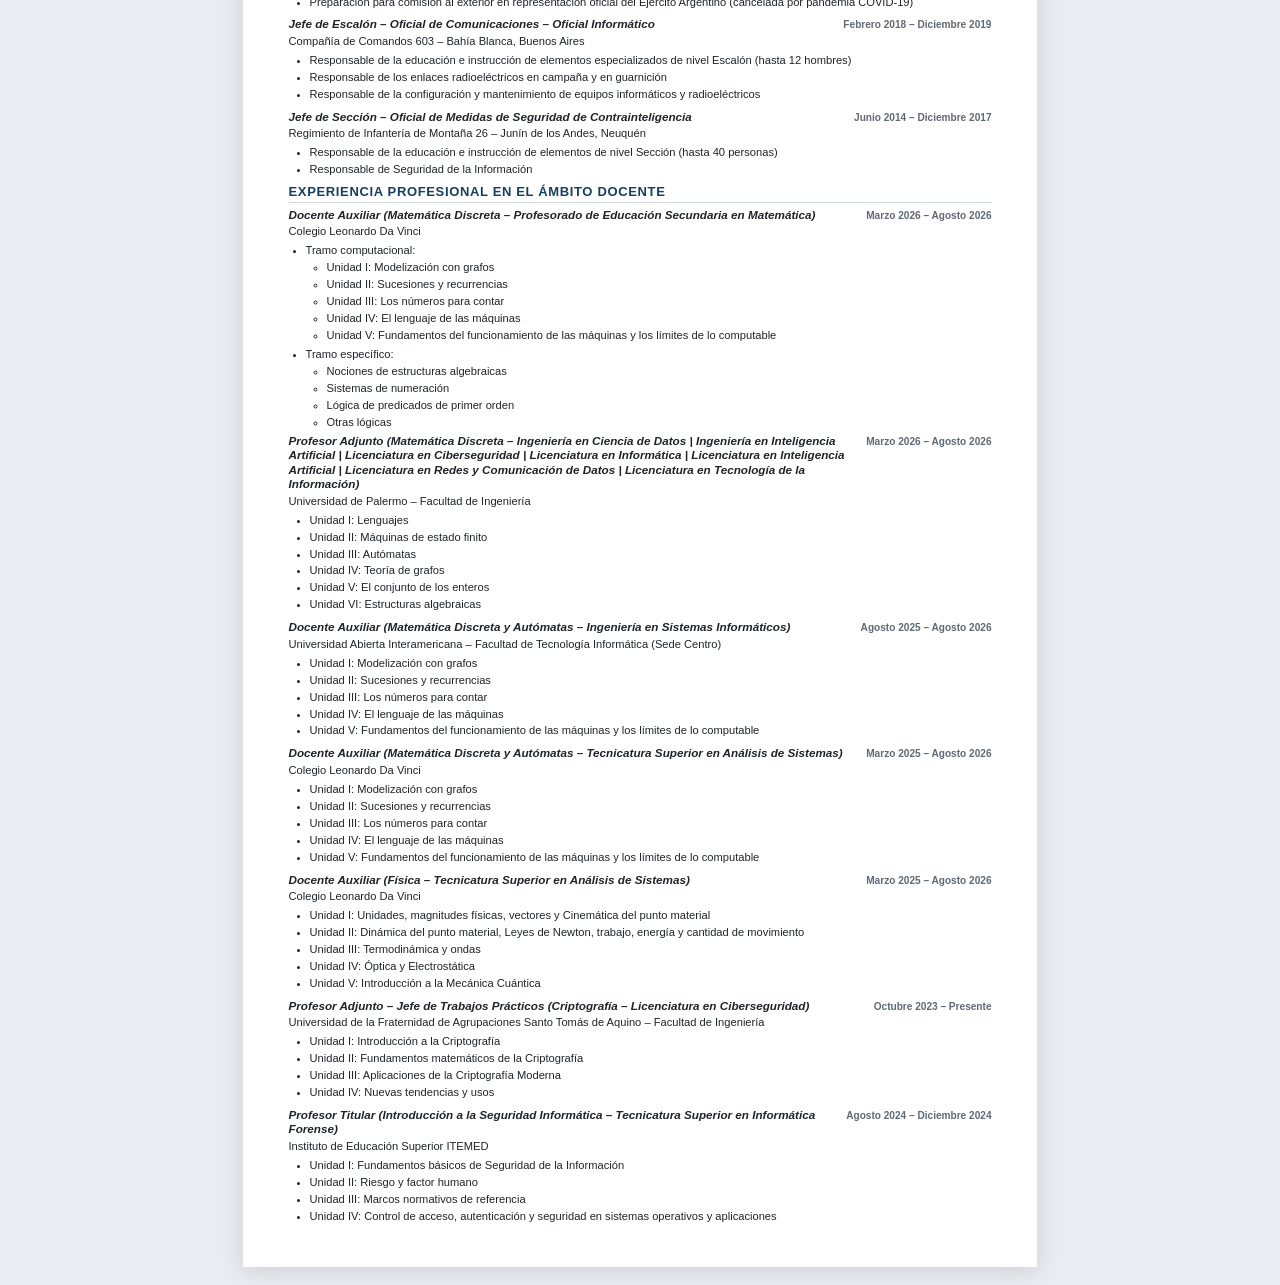
<file: index_es.html>
<!DOCTYPE html>

<html lang="es">
<head>
<meta charset="utf-8"/>
<meta content="width=device-width, initial-scale=1.0" name="viewport"/>
<meta content="Currículum Vitae Académico de José Federico Castro Tramontina: formación académica, investigación, publicaciones, docencia y experiencia profesional." name="description"/>
<title>Currículum Vitae Académico | José Federico Castro Tramontina</title>
<link href="css/style.css" rel="stylesheet"/>
<link href="css/print.css" media="print" rel="stylesheet"/>
</head>
<body>
<main class="cv">
<header class="cv-header">

<div class="updated-row">
<p class="updated">
                Actualizado: 10 Ago 2026
            </p>

<a
    aria-label="Descargar currículum académico en PDF"
    class="pdf-download"
    download
    href="pdf/cv_español.pdf"
>
<img alt="" aria-hidden="true" src="thumbnails/pdf.png"/>
<span>Descargar PDF</span>
</a>
</div>

<h1>Mg. Lic. José Federico Castro Tramontina</h1>

<p class="degree-line">
                Magíster en Ciberdefensa (FIE)
            </p>
<p class="degree-line">
                Especialista en Criptografía y Seguridad Teleinformática (FIE)
            </p>
<p class="contact-heading">
<strong>Datos de contacto</strong>
</p>
<address class="contact">
<span class="contact-item">
<img alt="" aria-hidden="true" src="thumbnails/location.png"/>
<span>Argentina – Buenos Aires</span>
</span>
<a href="mailto:jfcastrotramontina@yahoo.com">
<img alt="" aria-hidden="true" src="thumbnails/email.png"/>
<span>E-mail</span>
</a>
<a href="https://wa.me/5492612465843" rel="noopener noreferrer" target="_blank">
<img alt="" aria-hidden="true" src="thumbnails/whatsapp.png"/>
<span>WhatsApp</span>
</a>
<a href="https://github.com/JFCrypT" rel="noopener noreferrer" target="_blank">
<img alt="" aria-hidden="true" src="thumbnails/github.png"/>
<span>GitHub</span>
</a>
<a href="https://scholar.google.com/citations?user=g460X6UAAAAJ&amp;hl" rel="noopener noreferrer" target="_blank">
<img alt="" aria-hidden="true" src="thumbnails/google_scholar.png"/>
<span>Google Scholar</span>
</a>
<a href="https://www.linkedin.com/in/jfcastrotramontina" rel="noopener noreferrer" target="_blank">
<img alt="" aria-hidden="true" src="thumbnails/linkedin.png"/>
<span>LinkedIn</span>
</a>
<a href="https://orcid.org/0000-0003-4374-3894" rel="noopener noreferrer" target="_blank">
<img alt="" aria-hidden="true" src="thumbnails/orcid.png"/>
<span>ORCID</span>
</a>
<a href="https://www.researchgate.net/profile/Jose-Castro-Tramontina-2" rel="noopener noreferrer" target="_blank">
<img alt="" aria-hidden="true" src="thumbnails/research_gate.png"/>
<span>ResearchGate</span>
</a>
<a href="https://t.me/jfcastrotramontina/" rel="noopener noreferrer" target="_blank">
<img alt="" aria-hidden="true" src="thumbnails/telegram.png"/>
<span>Telegram</span>
</a>
<a href="https://x.com/JFCrypT" rel="noopener noreferrer" target="_blank">
<img alt="" aria-hidden="true" src="thumbnails/x.png"/>
<span>X</span>
</a>
</address>
</header>

<section aria-labelledby="resumen">
<div class="section-opening">
<h2 id="resumen">Resumen</h2>
<p>
                Oficial de Ejército (Capitán), Criptógrafo, Desarrollador de Software y
                Sistemas Embebidos. Becario de Ingeniería Electrónica y Doctorando en
                Informática, con intereses de investigación en Criptografía, Ciberseguridad
                Industrial, Ingeniería de Control y Redes de Datos. Actualmente trabajando en 
                el desarrollo de un protocolo de intercambio de claves post-cuántico y en el 
                diseño e implementación de soluciones de PKI Industrial.
            </p>
</div>
</section>

<section aria-labelledby="formacion">
<div class="section-opening">
<h2 id="formacion">Formación académica</h2>
<article class="entry education-entry">
<div class="entry-heading">
<h3>
<a href="https://uai.edu.ar/facultades/tecnolog%C3%ADa-inform%C3%A1tica/doctorado-en-inform%C3%A1tica/" rel="noopener noreferrer" target="_blank">
                            Doctorando en Informática
                        </a>
</h3>
<p class="date">Agosto 2020 – Presente</p>
</div>
<p>
                    Universidad Abierta Interamericana – Facultad de Tecnología Informática
                </p>
<p>
Tesis Doctoral:
                    Diseño, Desarrollo y Criptoanálisis de un Protocolo de Intercambio de
                    Claves basado en Álgebras de Cayley-Dickson
                </p>
<p>
Director de Tesis:
                    Dr. Lic. Juan Pedro Hecht
                </p>
<p>
Co-director de Tesis:
                    Mg. Lic. Jorge Alejandro Kamlofsky
                </p>
<p>
                    Ciudad Autónoma de Buenos Aires, Argentina
                </p>
</article>
</div>

<article class="entry education-entry">
<div class="entry-heading">
<h3>
<a href="https://www4.frm.utn.edu.ar/maestria-en-redes-de-datos/" rel="noopener noreferrer" target="_blank">
                            Maestrando en Redes de Datos
                        </a>
</h3>
<p class="date">Agosto 2021 – Presente</p>
</div>
<p>
                    Universidad Tecnológica Nacional – Facultad Regional Mendoza
                </p>
<p>
Propuesta de Tesis de Maestría:
                    Diseño e Implementación de una Red Segura de Sistemas Embebidos
                    mediante Criptografía Post-cuántica
                </p>
<p>
Director de Tesis:
                    Mg. Lic. Jorge Alejandro Kamlofsky
                </p>
<p>
                    Mendoza, Argentina
                </p>
</article>

<article class="entry education-entry">
<div class="entry-heading">
<h3>
<a href="https://www.fie.undef.edu.ar/maestria-en-ciberdefensa-2/" rel="noopener noreferrer" target="_blank">
                            Magíster en Ciberdefensa
                        </a>
</h3>
<p class="date">Marzo 2020 – Marzo 2022</p>
</div>
<p>
                    Universidad de la Defensa Nacional – Facultad de Ingeniería del Ejército
                </p>
<p>
Tesis de Maestría:
                    La Computación Cuántica y el Quiebre de la Criptografía Contemporánea
                    en las Unidades Operacionales del Ejército Argentino
                </p>
<p>
Director de Tesis:
                    Mg. Ing. Alejandro Luis Echazú
                </p>
<p>
                    Ciudad Autónoma de Buenos Aires, Argentina
                </p>
</article>

<article class="entry education-entry">
<div class="entry-heading">
<h3>
<a href="https://www.fie.undef.edu.ar/especializacion-en-criptografia-y-seguridad-teleinformatica-2/" rel="noopener noreferrer" target="_blank">
                            Especialista en Criptografía y Seguridad Teleinformática
                        </a>
</h3>
<p class="date">Marzo 2020 – Mayo 2021</p>
</div>
<p>
                    Universidad de la Defensa Nacional – Facultad de Ingeniería del Ejército
                </p>
<p>
Trabajo Final Integrador:
                    La Computación Cuántica y la Criptografía Contemporánea – Preparación
                    para el Futuro Quiebre de los Algoritmos Criptográficos Actuales
                </p>
<p>
Tutor de Trabajo Final Integrador:
                    Esp. Lic. Marcelo José Cipriano
                </p>
<p>
                    Ciudad Autónoma de Buenos Aires, Argentina
                </p>
</article>

<article class="entry education-entry">
<div class="entry-heading">
<h3>
<a href="https://www.colegiomilitar.mil.ar/esp/ingreso-archivos/CMN-LCYGO_AlcancesTitulo.pdf" rel="noopener noreferrer" target="_blank">
                            Licenciado en Conducción y Gestión Operativa – Orientación Armas
                        </a>
</h3>
<p class="date">Marzo 2010 – Diciembre 2013</p>
</div>
<p>
                    Universidad de la Defensa Nacional – Facultad del Ejército
                    (Colegio Militar de la Nación)
                </p>
<p>
                    El Palomar – Buenos Aires, Argentina
                </p>
</article>

<article class="entry education-entry">
<div class="entry-heading">
<h3>
<a href="https://www.fie.undef.edu.ar/ingenieria-electronica/" rel="noopener noreferrer" target="_blank">
                            Estudiante de Ingeniería Electrónica
                        </a>
</h3>
<p class="date">Febrero 2023 – Presente</p>
</div>
<p>
                    Universidad de la Defensa Nacional – Facultad de Ingeniería del Ejército
                </p>
<p>
                    Ciudad Autónoma de Buenos Aires, Argentina
                </p>
</article>
</section>

<section aria-labelledby="tecnologias">
<div class="section-opening">
<h2 id="tecnologias">
                Lenguajes de programación, tecnologías y herramientas
            </h2>
<div class="skills-categories">
<div class="skill-category">
<h3>Lenguajes de programación y desarrollo web</h3>
<ul class="compact-list">
<li><a href="https://www.gnu.org/software/bash/" rel="noopener noreferrer" target="_blank">Bash</a></li>
<li><a href="https://www.w3schools.com/c/c_intro.php" rel="noopener noreferrer" target="_blank">C</a></li>
<li><a href="https://www.w3schools.com/cpp/cpp_intro.asp" rel="noopener noreferrer" target="_blank">C++</a></li>
<li><a href="https://www.w3.org/Style/CSS/Overview.en.html" rel="noopener noreferrer" target="_blank">CSS</a></li>
<li><a href="https://developers.google.com/apps-script" rel="noopener noreferrer" target="_blank">Google Apps Script</a></li>
<li><a href="https://dev.w3.org/html5/spec-LC/" rel="noopener noreferrer" target="_blank">HTML5</a></li>
<li><a href="https://www.w3schools.com/js/" rel="noopener noreferrer" target="_blank">JavaScript</a></li>
<li><a href="https://www.python.org/" rel="noopener noreferrer" target="_blank">Python</a></li>
<li><a href="https://www.w3schools.com/sql/" rel="noopener noreferrer" target="_blank">SQL</a></li>
</ul>
</div>

<div class="skill-category">
<h3>Backend, datos, CLI y control de versiones</h3>
<ul class="compact-list">
<li><a href="https://fastapi.tiangolo.com/" rel="noopener noreferrer" target="_blank">FastAPI</a></li>
<li><a href="https://git-scm.com/" rel="noopener noreferrer" target="_blank">Git</a></li>
<li><a href="https://github.com/" rel="noopener noreferrer" target="_blank">GitHub</a></li>
<li><a href="https://rich.readthedocs.io/" rel="noopener noreferrer" target="_blank">Rich</a></li>
<li><a href="https://sqlite.org/" rel="noopener noreferrer" target="_blank">SQLite</a></li>
<li><a href="https://typer.tiangolo.com/" rel="noopener noreferrer" target="_blank">Typer</a></li>
<li><a href="https://fastapi.tiangolo.com/advanced/websockets/" rel="noopener noreferrer" target="_blank">WebSockets</a></li>
</ul>
</div>

<div class="skill-category">
<h3>Inteligencia artificial y modelos locales</h3>
<ul class="compact-list">
<li><a href="https://antigravity.google/" rel="noopener noreferrer" target="_blank">Antigravity</a></li>
<li><a href="https://comfy.org/" rel="noopener noreferrer" target="_blank">Comfy</a></li>
<li><a href="https://chatgpt.com/" rel="noopener noreferrer" target="_blank">ChatGPT</a></li>
<li><a href="https://claude.ai/" rel="noopener noreferrer" target="_blank">Claude</a></li>
<li><a href="https://openai.com/codex/" rel="noopener noreferrer" target="_blank">Codex</a></li>
<li><a href="https://chat.deepseek.com/" rel="noopener noreferrer" target="_blank">DeepSeek</a></li>
<li><a href="https://gemini.google.com/app" rel="noopener noreferrer" target="_blank">Gemini</a></li>
<li><a href="https://llama-cpp.com/" rel="noopener noreferrer" target="_blank">Llama.cpp</a></li>
<li><a href="https://lmstudio.ai/" rel="noopener noreferrer" target="_blank">LM Studio</a></li>
<li><a href="https://openclaw.ai/" rel="noopener noreferrer" target="_blank">OpenClaw</a></li>
</ul>
</div>
</div>
</div>

<div class="skills-categories skills-continuation">
<div class="skill-category">
<h3>Matemática computacional, simulación y análisis</h3>
<ul class="compact-list">
<li><a href="https://cocalc.com/" rel="noopener noreferrer" target="_blank">CoCalc</a></li>
<li><a href="https://jupyter.org/" rel="noopener noreferrer" target="_blank">Jupyter Notebook / Google Colab</a></li>
<li><a href="https://www.analog.com/en/resources/design-tools-and-calculators/ltspice-simulator.html" rel="noopener noreferrer" target="_blank">LTSpice</a></li>
<li><a href="https://www.mathworks.com/products/matlab.html" rel="noopener noreferrer" target="_blank">MATLAB / GNU Octave</a></li>
<li><a href="https://www.microsoft.com/en-us/microsoft-365/excel" rel="noopener noreferrer" target="_blank">Microsoft Excel / LibreOffice Calc / Google Sheets</a></li>
<li><a href="https://www.ni.com/en-us/shop/product/multisim.html" rel="noopener noreferrer" target="_blank">Multisim</a></li>
<li><a href="https://www.sagemath.org/" rel="noopener noreferrer" target="_blank">SageMath</a></li>
</ul>
</div>

<div class="skill-category">
<h3>Sistemas, virtualización, administración y calidad de software</h3>
<ul class="compact-list">
<li><a href="https://man7.org/linux/man-pages/man5/crontab.5.html" rel="noopener noreferrer" target="_blank">Crontab</a></li>
<li><a href="https://www.docker.com/" rel="noopener noreferrer" target="_blank">Docker</a></li>
<li><a href="https://www.debian.org/" rel="noopener noreferrer" target="_blank">GNU/Linux (Debian, Parrot Security, Ubuntu Server, etc.)</a></li>
<li><a href="https://hypothesis.readthedocs.io/" rel="noopener noreferrer" target="_blank">Hypothesis</a></li>
<li><a href="https://www.mkdocs.org/" rel="noopener noreferrer" target="_blank">MkDocs</a></li>
<li><a href="https://moodle.org/" rel="noopener noreferrer" target="_blank">Moodle</a></li>
<li><a href="https://mypy-lang.org/" rel="noopener noreferrer" target="_blank">mypy</a></li>
<li><a href="https://podman.io/" rel="noopener noreferrer" target="_blank">Podman</a></li>
<li><a href="https://docs.pytest.org/" rel="noopener noreferrer" target="_blank">pytest</a></li>
<li><a href="https://rclone.org/" rel="noopener noreferrer" target="_blank">Rclone</a></li>
<li><a href="https://docs.astral.sh/ruff/" rel="noopener noreferrer" target="_blank">Ruff</a></li>
<li><a href="https://termux.dev/en/" rel="noopener noreferrer" target="_blank">Termux</a></li>
<li><a href="https://docs.astral.sh/uv/" rel="noopener noreferrer" target="_blank">uv</a></li>
<li><a href="https://www.virtualbox.org/" rel="noopener noreferrer" target="_blank">VirtualBox</a></li>
</div>

<div class="skill-category">
<h3>Redes y ciberseguridad</h3>
<ul class="compact-list">
<li><a href="https://www.ettercap-project.org/" rel="noopener noreferrer" target="_blank">Ettercap</a></li>
<li><a href="https://nmap.org/" rel="noopener noreferrer" target="_blank">Nmap</a></li>
<li><a href="https://www.openssh.com/" rel="noopener noreferrer" target="_blank">OpenSSH</a></li>
<li><a href="https://www.openssl.org/" rel="noopener noreferrer" target="_blank">OpenSSL</a></li>
<li><a href="https://www.samba.org/" rel="noopener noreferrer" target="_blank">Samba</a></li>
<li><a href="https://www.tcpdump.org/" rel="noopener noreferrer" target="_blank">tcpdump</a></li>
<li><a href="https://www.wireshark.org/" rel="noopener noreferrer" target="_blank">Wireshark</a></li>
</ul>
</div>

<div class="skill-category">
<h3>Sistemas embebidos y electrónica</h3>
<ul class="compact-list">
<li><a href="https://developer.android.com/tools/adb" rel="noopener noreferrer" target="_blank">adb (Android Debug Bridge)</a></li>
<li><a href="https://www.arduino.cc/" rel="noopener noreferrer" target="_blank">Arduino</a></li>
<li><a href="https://www.kicad.org/" rel="noopener noreferrer" target="_blank">KiCad</a></li>
<li><a href="https://www.espressif.com/en/products/socs/esp32" rel="noopener noreferrer" target="_blank">ESP32</a></li>
<li><a href="https://www.st.com/en/microcontrollers-microprocessors/stm32-32-bit-arm-cortex-mcus.html" rel="noopener noreferrer" target="_blank">STM32</a></li>
<li><a href="https://www.raspberrypi.com/products/raspberry-pi-pico/" rel="noopener noreferrer" target="_blank">Raspberry Pi Pico</a></li>
<li><a href="https://www.raspberrypi.com/" rel="noopener noreferrer" target="_blank">Raspberry Pi</a></li>
</ul>
</div>

<div class="skill-category">
<h3>Automatización industrial y control</h3>
<ul class="compact-list">
<li><a href="https://www.eclipse.org/4diac/" rel="noopener noreferrer" target="_blank">4diac (IDE y FORTE)</a></li>
<li><a href="https://www.se.com/ww/en/product-range/548-ecostruxure-control-expert-unity-pro/" rel="noopener noreferrer" target="_blank">EcoStruxure ControlExpert</a></li>
<li><a href="https://www.se.com/us/en/product/ESEBASXZZPA10/ecostruxuremachine-expert-basic-free-licence-programing-software-for-m221-controllers/" rel="noopener noreferrer" target="_blank">EcoStruxure MachineExpert</a></li>
<li><a href="https://www.solisplc.com/tutorials/how-to-read-ladder-logic" rel="noopener noreferrer" target="_blank">Ladder – Programación de PLCs</a></li>
<li><a href="https://openplcproject.com/" rel="noopener noreferrer" target="_blank">OpenPLC</a></li>
<li><a href="https://www.scadabr.com.br/" rel="noopener noreferrer" target="_blank">ScadaBR</a></li>
<li><a href="https://realpars.com/structured-text/" rel="noopener noreferrer" target="_blank">ST (Structured Text) – Programación de PLCs</a></li>
<li><a href="https://www.siemens.com/global/en/products/automation/industry-software/automation-software/tia-portal.html" rel="noopener noreferrer" target="_blank">TIA Portal</a></li>
</ul>
</div>
</div>
</section>

<section aria-labelledby="investigacion">
<div class="section-opening">
<h2 id="investigacion">
                Participación en proyectos de investigación, desarrollo e innovación tecnológica
            </h2>

<article class="entry research-entry">
<h3>
                    Ciberseguridad en Agricultura y Ganadería de Precisión en Argentina
                </h3>
<p>
<a href="http://caeti.uai.edu.ar/" rel="noopener noreferrer" target="_blank">
                        Universidad Abierta Interamericana – Centro de Altos Estudios
                        en Tecnología Informática (CAETI)
                    </a>
</p>
<p>
Objetivo:
                    Proponer procesos y soluciones tecnológicas de Agricultura y Ganadería
                    de Precisión adaptadas al sector agropecuario argentino, incorporando
                    medidas de ciberseguridad y soluciones criptográficas que aseguren la
                    confidencialidad e integridad sin comprometer la disponibilidad de los
                    sistemas, logrando mejoras medibles en la eficiencia productiva.
                </p>
<p>
Director:
<a href="mailto:jorge.kamlofsky@gmail.com">
                        Mg. Lic. Jorge Alejandro Kamlofsky
                    </a>
</p>
<p>
Co-director:
<a href="mailto:jfcastrotramontina@yahoo.com">
                        Mg. Lic. José Federico Castro Tramontina
                    </a>
</p>
<p class="subheading plain-subheading">
Desarrollos en proceso:
</p>
<ul class="detail-list">
<li>Mapeo sistemático de la literatura</li>
</ul>
</article>
</div>

<article class="entry research-entry">
<h3>
                    Ciberseguridad en Sistemas Operacionales
                </h3>
<p>
<a href="http://caeti.uai.edu.ar/" rel="noopener noreferrer" target="_blank">
                        Universidad Abierta Interamericana – Centro de Altos Estudios
                        en Tecnología Informática (CAETI)
                    </a>
</p>
<p>
Objetivo:
                    Analizar y desarrollar diferentes recomendaciones y soluciones de
                    seguridad basadas en mejoras en los procesos, tecnologías y topologías
                    de las redes. Se desarrollan soluciones que mejoren confidencialidad e
                    integridad basadas en Criptografía e Inteligencia Artificial, de aplicación
                    novedosa en la industria local e internacional.
                </p>
<p>
Director:
<a href="mailto:jorge.kamlofsky@gmail.com">
                        Mg. Lic. Jorge Alejandro Kamlofsky
                    </a>
</p>
<p class="subheading plain-subheading">
Desarrollos en proceso:
</p>
<ul class="detail-list">
<li>
                        Diseño de una red industrial mediante herramientas de empleo actual
                        en la industria
                    </li>
<li>
                        Análisis y explotación de vulnerabilidades en comunicaciones basadas
                        en el protocolo Modbus TCP/IP
                    </li>
<li>
                        Desarrollo de scripts para modificación del comportamiento de un PLC
                    </li>
<li>
                        Desarrollo de scripts para monitoreo de eventos de sistema y
                        automatización de tareas rutinarias
                    </li>
<li>
                        Programación de PLC en lenguaje Ladder para control de motor AC
                    </li>
<li>
                        Actualización de protocolo de intercambio de claves HK17
                    </li>
</ul>
</article>
</section>

<section aria-labelledby="conferencias">
<div class="section-opening">
<h2 id="conferencias">
                Participación en conferencias, congresos y jornadas
            </h2>
<ul class="opening-list">
<li>
<a href="https://www4.frm.utn.edu.ar/septimo-congreso-internacional-de-educadores-en-ciencias-empiricas-en-facultades-de-ingenieria-2/" rel="noopener noreferrer" target="_blank">
                        ECEFI 2022 – Séptimo Congreso Internacional de Educadores en
                        Ciencias Empíricas en Facultades de Ingeniería
                    </a>
</li>
</ul>
</div>

<ul class="list-continuation">
<li>
<a href="https://52jaiio.sadio.org.ar/simposios/SACS" rel="noopener noreferrer" target="_blank">
                        JAIIO 52 – II Simposio Argentino de Ciberseguridad
                    </a>
</li>
<li>
<a href="https://noticias.uai.edu.ar/facultades/tecnolog%C3%ADa-inform%C3%A1tica/2025/estudiantes-de-la-uai-expusieron-en-la-ekoparty-2025/" rel="noopener noreferrer" target="_blank">
                        Ekoparty 2025 – Ciberseguridad en Ambientes Industriales:
                        Desafíos y Aportes (Criptografía en ICS)
                    </a>
</li>
</ul>
</section>

<section aria-labelledby="publicaciones">
<div class="section-opening">
<h2 id="publicaciones">Publicaciones</h2>
<ol class="publications ieee-publications opening-publications">
<li>
<p>
                        J. F. Castro Tramontina, S. Pérez, and H. Facchini,
                        “Análisis de Tiempo Real de Tráfico de Redes de Datos mediante
                        Técnicas de Inteligencia Artificial,” ECEFI 2022 - Séptimo
                        Congreso Internacional de Educadores en Ciencias Empíricas en
                        Facultades de Ingeniería, vol. 7, 2022, Accessed: Nov. 27, 2022.
                        [Online]. Available:
                        <a href="https://www.researchgate.net/publication/362830143_Analisis_de_Tiempo_Real_de_Trafico_de_Redes_de_Datos_mediante_Tecnicas_de_Inteligencia_Artificial" rel="noopener noreferrer" target="_blank">
                            https://www.researchgate.net/publication/362830143_Analisis_de_Tiempo_Real_de_Trafico_de_Redes_de_Datos_mediante_Tecnicas_de_Inteligencia_Artificial
                        </a>
</p>
</li>
</ol>
</div>

<ol class="publications ieee-publications publications-continuation">
<li>
<p>
                        J. F. Castro Tramontina, C. Neil, J. Kamlofsky, P. Hecht,
                        “Criptografía aplicada en entornos industriales: un mapeo sistemático
                        de la literatura”, II Simposio Argentino de Ciberseguridad, 2023,
                        pp. 58-73. Accessed: Oct. 19, 2023. [Online]. Available:
                        <a href="https://ojs.sadio.org.ar/index.php/JAIIO/article/view/606/532" rel="noopener noreferrer" target="_blank">
                            https://ojs.sadio.org.ar/index.php/JAIIO/article/view/606/532
                        </a>
</p>
</li>
<li>
<p>
                        J. Kamlofsky, J. F. Castro Tramontina, D. Manrique, J. Schmidt,
                        “Ciberseguridad en Redes Operacionales”, Workshop de Investigadores
                        en Ciencias de la Computación, 2026. Accessed: May 08, 2026.
                        [Online]. Available:
                        <a href="https://wicc2026.uai.edu.ar/posters/seguridad%20informatica/16373.pdf" rel="noopener noreferrer" target="_blank">
                            https://wicc2026.uai.edu.ar/posters/seguridad%20informatica/16373.pdf
                        </a>
</p>
</li>
</ol>
</section>

<section aria-labelledby="capacitaciones">
<div class="section-opening">
<h2 id="capacitaciones">
                Capacitaciones, certificaciones y cursos varios
            </h2>
<ul class="opening-list">
<li>
                        Instructor de Redes Radioeléctricas Tácticas
                        (Equipos HARRIS y ELBIT) – Ejército Argentino
</li>
</ul>
</div>
</section>

<section aria-labelledby="distinciones">
<div class="section-opening">
<h2 id="distinciones">
                Distinciones, premios y reconocimientos
            </h2>
<ul class="opening-list">
<li>
                    Recompensa al Mérito del Arma de Infantería – Mejor Promedio de
                    Egreso del Curso Básico de Comando y Plana Mayor de las Armas
                    (15 Sep 2023)
                </li>
</ul>
</div>
</section>

<section aria-labelledby="jurado">
<div class="section-opening">
<h2 id="jurado">Jurado de tesis de maestría</h2>
<article class="entry">
<div class="entry-heading">
<h3>
                        Impacto de la Inteligencia Artificial y Blockchain en la Mejora
                        de la Seguridad en Plataformas FinTech
                    </h3>
<p class="date">Mayo 2026</p>
</div>
<p>
                    Universidad Abierta Interamericana – Facultad de Tecnología Informática
                </p>
<p>
Tesista:
                    Ing. Gabriel Ibarra
                </p>
<p>
Director de Tesis:
                    Mg. Lic. Francisco Gindre
                </p>
<p>
                    Ciudad Autónoma de Buenos Aires, Argentina
                </p>
</article>
</div>
</section>

<section aria-labelledby="idiomas">
<div class="section-opening">
<h2 id="idiomas">Idiomas</h2>
<ul class="opening-list">
<li>
Español:
                    Nativo
                </li>
</ul>
</div>

<ul class="list-continuation">
<li>
Inglés:
                    Nivel 6 – Escuela de Idiomas del Ejército (B2 – MCER)
                </li>
</ul>
</section>

<section aria-labelledby="privado">
<div class="section-opening">
<h2 id="privado">
                Experiencia profesional en el ámbito privado
            </h2>
<article class="entry">
<div class="entry-heading">
<h3>
                        Desarrollador de Software y Sistemas Embebidos
                    </h3>
<p class="date">Mayo 2026 – Presente</p>
</div>
<p>
                    Freelance – Ciudad Autónoma de Buenos Aires
                </p>
<ul>
<li>
<a href="https://farmavitalolivos.com.ar/" rel="noopener noreferrer" target="_blank">
                            Farmacia Vital Olivos
                        </a>
                        : Desarrollo de sistema de turnera digital para farmacia,
                        con arquitectura cliente-servidor en tiempo real, incluyendo:
<ul>
<li>Tótem táctil para clientes</li>
<li>Panel de llamado para operadores de caja</li>
<li>
                                Pantalla de turnos (actual y anteriores) con cartelería
                                digital multimedia integrada (imágenes/videos)
                            </li>
</ul>
<p class="list-intro">
Tecnologías implementadas:
</p>
<ul>
<li>Python</li>
<li>FastAPI</li>
<li>WebSockets</li>
<li>SQLite</li>
<li>HTML5</li>
<li>CSS3</li>
<li>JavaScript</li>
</ul>
</li>
</ul>
</article>
</div>

<article class="entry">
<div class="entry-heading">
<h3>
                        Consultor en Ciberseguridad
                    </h3>
<p class="date">Noviembre 2024 – Presente</p>
</div>
<p>
                    Freelance – Ciudad Autónoma de Buenos Aires
                </p>
<ul>
<li>
<a href="https://genomit.com.ar/" rel="noopener noreferrer" target="_blank">
                            genomIT
                        </a>
                        : Asesoramiento en cumplimiento normativo, protección de datos
                        personales y fortalecimiento de políticas de seguridad según
                        ISO 27001
                    </li>
</ul>
</article>
</section>

<section aria-labelledby="ejercito">
<div class="section-opening">
<h2 id="ejercito">
                Experiencia profesional en el Ejército Argentino
            </h2>
<article class="entry">
<div class="entry-heading">
<h3>
                        Cursante del Ciclo de Formación del Oficial Ingeniero Militar
                    </h3>
<p class="date">Febrero 2023 – Presente</p>
</div>
<p>
                    Facultad de Ingeniería del Ejército – Ciudad Autónoma de Buenos Aires
                </p>
<ul>
<li>
                        Becario de Ingeniería Electrónica
                        (estudiante con dedicación exclusiva)
                    </li>
</ul>
</article>
</div>

<article class="entry">
<div class="entry-heading">
<h3>
                        Jefe de Sección Educación a Distancia – Oficial Informático –
                        Profesor de Táctica y Técnica del Arma
                    </h3>
<p class="date">Febrero 2021 – Diciembre 2022</p>
</div>
<p>
                    Dirección de Educación Operacional – Escuela de Infantería –
                    Campo de Mayo, Buenos Aires
                </p>
<ul>
<li>Administrador de sistemas informáticos</li>
<li>
                        Automatización de tareas rutinarias mediante Bash Scripting,
                        Google Sheets y Python
                    </li>
<li>
                        Jefe de las Etapas de Educación a Distancia de todos los cursos
                        regulares (parte del plan de carrera) dictados por la Escuela
                    </li>
<li>
                        Mantenimiento del Campus Virtual “TC FERNÁNDEZ CUTIELLOS”
                        (Moodle)
                    </li>
<li>
                        Profesor Militar de cursos regulares y complementarios para
                        Oficiales y Suboficiales
                    </li>
</ul>
</article>

<article class="entry">
<div class="entry-heading">
<h3>
                        Cursante de Idioma (Alemán)
                    </h3>
<p class="date">Febrero 2020 – Febrero 2021</p>
</div>
<p>
                    Centro de Instrucción de Idiomas del Ejército –
                    Ciudad Autónoma de Buenos Aires
                </p>
<ul>
<li>
                        Preparación para comisión al exterior en representación oficial
                        del Ejército Argentino (cancelada por pandemia COVID-19)
                    </li>
</ul>
</article>

<article class="entry">
<div class="entry-heading">
<h3>
                        Jefe de Escalón – Oficial de Comunicaciones – Oficial Informático
                    </h3>
<p class="date">Febrero 2018 – Diciembre 2019</p>
</div>
<p>
                    Compañía de Comandos 603 – Bahía Blanca, Buenos Aires
                </p>
<ul>
<li>
                        Responsable de la educación e instrucción de elementos
                        especializados de nivel Escalón (hasta 12 hombres)
                    </li>
<li>
                        Responsable de los enlaces radioeléctricos en campaña y en guarnición
                    </li>
<li>
                        Responsable de la configuración y mantenimiento de equipos
                        informáticos y radioeléctricos
                    </li>
</ul>
</article>

<article class="entry">
<div class="entry-heading">
<h3>
                        Jefe de Sección – Oficial de Medidas de Seguridad de Contrainteligencia
                    </h3>
<p class="date">Junio 2014 – Diciembre 2017</p>
</div>
<p>
                    Regimiento de Infantería de Montaña 26 –
                    Junín de los Andes, Neuquén
                </p>
<ul>
<li>
                        Responsable de la educación e instrucción de elementos de nivel
                        Sección (hasta 40 personas)
                    </li>
<li>
                        Responsable de Seguridad de la Información
                    </li>
</ul>
</article>
</section>

<section aria-labelledby="docencia">
<div class="section-opening">
<h2 id="docencia">
                Experiencia profesional en el ámbito docente
            </h2>
<article class="entry">
<div class="entry-heading">
<h3>
<a href="https://davinci.vaneduc.edu.ar/nivel-superior/profesorado-de-matem%C3%A1tica/" rel="noopener noreferrer" target="_blank">
                            Docente Auxiliar
                            (Matemática Discreta – Profesorado de Educación Secundaria
                            en Matemática)
                        </a>
</h3>
<p class="date">Marzo 2026 – Agosto 2026</p>
</div>
<p>
                    Colegio Leonardo Da Vinci
                </p>
<ul class="detail-list nested-topics">
<li>
Tramo computacional:
<ul>
<li>Unidad I: Modelización con grafos</li>
<li>Unidad II: Sucesiones y recurrencias</li>
<li>Unidad III: Los números para contar</li>
<li>Unidad IV: El lenguaje de las máquinas</li>
<li>Unidad V: Fundamentos del funcionamiento de las máquinas y los límites de lo computable</li>
</ul>
</li>
<li>
Tramo específico:
<ul>
<li>Nociones de estructuras algebraicas</li>
<li>Sistemas de numeración</li>
<li>Lógica de predicados de primer orden</li>
<li>Otras lógicas</li>
</ul>
</li>
</ul>
</article>
</div>

<article class="entry">
<div class="entry-heading">
<h3>
<a href="https://www.palermo.edu/ingenieria/" rel="noopener noreferrer" target="_blank">
                            Profesor Adjunto
                            (Matemática Discreta – Ingeniería en Ciencia de Datos |
                            Ingeniería en Inteligencia Artificial |
                            Licenciatura en Ciberseguridad |
                            Licenciatura en Informática |
                            Licenciatura en Inteligencia Artificial |
                            Licenciatura en Redes y Comunicación de Datos |
                            Licenciatura en Tecnología de la Información)
                        </a>
</h3>
<p class="date">Marzo 2026 – Agosto 2026</p>
</div>
<p>
                    Universidad de Palermo – Facultad de Ingeniería
                </p>
<ul>
<li>Unidad I: Lenguajes</li>
<li>Unidad II: Máquinas de estado finito</li>
<li>Unidad III: Autómatas</li>
<li>Unidad IV: Teoría de grafos</li>
<li>Unidad V: El conjunto de los enteros</li>
<li>Unidad VI: Estructuras algebraicas</li>
</ul>
</article>

<article class="entry">
<div class="entry-heading">
<h3>
<a href="https://uai.edu.ar/facultades/tecnolog%C3%ADa-inform%C3%A1tica/ingenier%C3%ADa-en-sistemas-inform%C3%A1ticos/" rel="noopener noreferrer" target="_blank">
                            Docente Auxiliar
                            (Matemática Discreta y Autómatas –
                            Ingeniería en Sistemas Informáticos)
                        </a>
</h3>
<p class="date">Agosto 2025 – Agosto 2026</p>
</div>
<p>
                    Universidad Abierta Interamericana –
                    Facultad de Tecnología Informática (Sede Centro)
                </p>
<ul>
<li>Unidad I: Modelización con grafos</li>
<li>Unidad II: Sucesiones y recurrencias</li>
<li>Unidad III: Los números para contar</li>
<li>Unidad IV: El lenguaje de las máquinas</li>
<li>
                        Unidad V: Fundamentos del funcionamiento de las máquinas y los
                        límites de lo computable
                    </li>
</ul>
</article>

<article class="entry">
<div class="entry-heading">
<h3>
<a href="https://davinci.vaneduc.edu.ar/nivel-superior/analista-de-sistemas/" rel="noopener noreferrer" target="_blank">
                            Docente Auxiliar
                            (Matemática Discreta y Autómatas –
                            Tecnicatura Superior en Análisis de Sistemas)
                        </a>
</h3>
<p class="date">Marzo 2025 – Agosto 2026</p>
</div>
<p>
                    Colegio Leonardo Da Vinci
                </p>
<ul>
<li>Unidad I: Modelización con grafos</li>
<li>Unidad II: Sucesiones y recurrencias</li>
<li>Unidad III: Los números para contar</li>
<li>Unidad IV: El lenguaje de las máquinas</li>
<li>
                        Unidad V: Fundamentos del funcionamiento de las máquinas y los
                        límites de lo computable
                    </li>
</ul>
</article>

<article class="entry">
<div class="entry-heading">
<h3>
<a href="https://davinci.vaneduc.edu.ar/nivel-superior/analista-de-sistemas/" rel="noopener noreferrer" target="_blank">
                            Docente Auxiliar
                            (Física – Tecnicatura Superior en Análisis de Sistemas)
                        </a>
</h3>
<p class="date">Marzo 2025 – Agosto 2026</p>
</div>
<p>
                    Colegio Leonardo Da Vinci
                </p>
<ul>
<li>
                        Unidad I: Unidades, magnitudes físicas, vectores y Cinemática
                        del punto material
                    </li>
<li>
                        Unidad II: Dinámica del punto material, Leyes de Newton, trabajo,
                        energía y cantidad de movimiento
                    </li>
<li>Unidad III: Termodinámica y ondas</li>
<li>Unidad IV: Óptica y Electrostática</li>
<li>Unidad V: Introducción a la Mecánica Cuántica</li>
</ul>
</article>

<article class="entry">
<div class="entry-heading">
<h3>
<a href="https://www.ufasta.edu.ar/landings/distancia/licenciatura-en-ciberseguridad/" rel="noopener noreferrer" target="_blank">
                            Profesor Adjunto – Jefe de Trabajos Prácticos
                            (Criptografía – Licenciatura en Ciberseguridad)
                        </a>
</h3>
<p class="date">Octubre 2023 – Presente</p>
</div>
<p>
                    Universidad de la Fraternidad de Agrupaciones Santo Tomás de Aquino –
                    Facultad de Ingeniería
                </p>
<ul>
<li>Unidad I: Introducción a la Criptografía</li>
<li>Unidad II: Fundamentos matemáticos de la Criptografía</li>
<li>Unidad III: Aplicaciones de la Criptografía Moderna</li>
<li>Unidad IV: Nuevas tendencias y usos</li>
</ul>
</article>

<article class="entry">
<div class="entry-heading">
<h3>
<a href="https://itemedinstituto.edu.ar/curso/tecnicatura-superior-en-informatica-forense" rel="noopener noreferrer" target="_blank">
                            Profesor Titular
                            (Introducción a la Seguridad Informática –
                            Tecnicatura Superior en Informática Forense)
                        </a>
</h3>
<p class="date">Agosto 2024 – Diciembre 2024</p>
</div>
<p>
                    Instituto de Educación Superior ITEMED
                </p>
<ul>
<li>
                        Unidad I: Fundamentos básicos de Seguridad de la Información
                    </li>
<li>
                        Unidad II: Riesgo y factor humano
                    </li>
<li>
                        Unidad III: Marcos normativos de referencia
                    </li>
<li>
                        Unidad IV: Control de acceso, autenticación y seguridad en
                        sistemas operativos y aplicaciones
                    </li>
</ul>
</article>
</section>

</main>
</body>
</html>
</file>
<file: css/style.css>
/* ==========================================================
   CV académico — José Federico Castro Tramontina
   Identidad visual compartida con resume_it.
   ========================================================== */

:root {
    --text: #20242a;
    --muted: #606975;
    --accent: #153f63;
    --rule: #cfd5db;
    --paper: #ffffff;
    --screen-bg: #e9edf1;
}

*,
*::before,
*::after {
    box-sizing: border-box;
}

html {
    font-size: 16px;
    scroll-behavior: smooth;
}

body {
    margin: 0;
    color: var(--text);
    background: var(--screen-bg);
    font-family: Arial, Helvetica, sans-serif;
    line-height: 1.34;
    text-rendering: optimizeLegibility;
    -webkit-font-smoothing: antialiased;
}

a {
    color: inherit;
    text-decoration: none;
}

a:hover,
a:focus-visible {
    color: var(--accent);
    text-decoration: underline;
}

.cv {
    width: 210mm;
    min-height: 297mm;
    margin: 18px auto;
    padding: 8mm 12mm 10mm;
    background: var(--paper);
    box-shadow: 0 4px 22px rgba(0, 0, 0, 0.12);
}

.cv-header {
    padding-bottom: 7px;
    border-bottom: 2px solid var(--accent);
}

/* ==========================================================
   Encabezado superior
   Fecha centrada y botón alineado a la derecha
   ========================================================== */

.updated-row {
    display: grid;
    grid-template-columns: 1fr auto 1fr;
    align-items: center;
    width: 100%;
    margin-bottom: 6px;
}

h1,
h2,
h3,
p {
    margin-top: 0;
}

.updated {
    grid-column: 2;
    justify-self: center;

    margin: 0;
    color: #6d7580;
    font-size: 10.8px;
    font-weight: 600;
    line-height: 1.2;
    text-align: center;
}

h1 {
    width: 100%;
    margin-bottom: 4px;
    color: var(--accent);
    font-size: 29px;
    line-height: 1.05;
    letter-spacing: 0.1px;
}

/* ==========================================================
   Botón de descarga PDF estilo Windows XP
   ========================================================== */

.pdf-download {
    grid-column: 3;
    justify-self: end;

    display: inline-flex;
    flex: 0 0 auto;
    align-items: center;
    justify-content: center;
    gap: 5px;

    min-width: 116px;
    height: 25px;
    margin: 0;
    padding: 2px 9px;

    color: #111111;

    background:
        linear-gradient(
            to bottom,
            #ffffff 0%,
            #fafbfd 18%,
            #edf0f5 46%,
            #dce1e8 72%,
            #cbd1da 100%
        );

    border: 1px solid #316ac5;
    border-radius: 4px;

    box-shadow:
        inset 1px 1px 0 rgba(255, 255, 255, 1),
        inset -1px -1px 0 rgba(103, 116, 136, 0.55),
        0 1px 1px rgba(0, 0, 0, 0.18);

    font-family: Arial, Helvetica, sans-serif;
    font-size: 11px;
    font-style: normal;
    font-weight: 400;
    line-height: 1;

    white-space: nowrap;
    text-decoration: none;

    cursor: pointer;
    user-select: none;
}

.pdf-download img {
    width: 16px;
    height: 16px;
    flex: 0 0 16px;
    object-fit: contain;
}

.pdf-download:hover,
.pdf-download:focus-visible {
    color: #111111;

    background:
        linear-gradient(
            to bottom,
            #ffffff 0%,
            #ffffff 20%,
            #f2f6fb 48%,
            #e1eaf5 74%,
            #ccdced 100%
        );

    border-color: #0a4fa3;

    text-decoration: none;
    outline: none;
}

.pdf-download:focus-visible {
    box-shadow:
        inset 1px 1px 0 rgba(255, 255, 255, 1),
        inset -1px -1px 0 rgba(103, 116, 136, 0.55),
        0 0 0 2px rgba(49, 106, 197, 0.25);
}

.pdf-download:active {
    padding-top: 3px;
    padding-bottom: 1px;

    background:
        linear-gradient(
            to bottom,
            #c9ced7 0%,
            #dce1e8 38%,
            #eef1f5 72%,
            #fafbfc 100%
        );

    box-shadow:
        inset 1px 1px 1px rgba(45, 54, 68, 0.45),
        inset -1px -1px 0 rgba(255, 255, 255, 0.9);
}

.degree-line {
    margin: 0 0 2px;
    color: var(--text);
    font-size: 12.2px;
    font-weight: 700;
    line-height: 1.25;
}

.contact-heading {
    margin: 8px 0 5px;
    padding-bottom: 2px;
    border-bottom: 1px solid var(--rule);
    color: var(--accent);
    font-size: 13px;
    font-weight: 700;
    line-height: 1.15;
    letter-spacing: 0.65px;
    text-transform: uppercase;
}

.contact {
    display: grid;
    grid-template-columns: repeat(3, minmax(0, 1fr));
    gap: 5px 18px;
    margin: 0;
    font-size: 10.7px;
    font-style: normal;
    line-height: 1.25;
}

.contact a,
.contact-item {
    display: inline-flex;
    min-width: 0;
    align-items: center;
    gap: 5px;
}

.contact span {
    overflow-wrap: anywhere;
}

.contact img {
    width: 13px;
    height: 13px;
    flex: 0 0 13px;
    object-fit: contain;
}

section {
    margin-top: 8px;
}

h2 {
    margin-bottom: 5px;
    padding-bottom: 2px;
    border-bottom: 1px solid var(--rule);
    color: var(--accent);
    font-size: 13px;
    line-height: 1.15;
    letter-spacing: 0.65px;
    text-transform: uppercase;
}

h3 {
    margin-bottom: 2px;
    font-size: 11.7px;
    font-weight: 700;
    line-height: 1.24;
}

p,
li {
    font-size: 11.15px;
    line-height: 1.34;
}

p {
    margin-bottom: 4px;
}

section[aria-labelledby="resumen"] > p {
    text-align: justify;
    text-justify: inter-word;
    font-style: italic;
    hyphens: auto;
    overflow-wrap: break-word;
}

.entry {
    margin-bottom: 8px;
    break-inside: avoid;
    page-break-inside: avoid;
}

.entry:last-child {
    margin-bottom: 0;
}

.entry-heading {
    display: flex;
    align-items: baseline;
    justify-content: space-between;
    gap: 14px;
}

.entry-heading h3 {
    flex: 1 1 auto;
}

.date {
    flex: 0 0 auto;
    margin: 0;
    color: var(--muted);
    font-size: 10.1px;
    font-weight: 700;
    line-height: 1.2;
    white-space: nowrap;
}

/* Formación académica: solo el título marca cada instancia. */

.education-entry h3,
.education-entry h3 a {
    font-weight: 700;
}

.education-entry p,
.education-entry p a,
.education-entry p span {
    font-weight: 400;
}

/* Categorías tecnológicas en tres columnas. */

.skills-categories {
    display: grid;
    grid-template-columns: repeat(3, minmax(0, 1fr));
    align-items: start;
    gap: 10px 22px;
}

.skill-category {
    min-width: 0;
    break-inside: avoid;
    page-break-inside: avoid;
}

.skill-category h3 {
    margin: 0 0 4px;
    color: var(--accent);
    font-size: 11.5px;
    font-weight: 700;
    line-height: 1.2;
}

.compact-list,
.detail-list {
    margin: 0 0 4px 17px;
    padding: 0;
}

.compact-list li,
.detail-list li {
    margin-bottom: 2px;
}

.compact-list a {
    overflow-wrap: anywhere;
}

/* Proyectos de investigación. */

.research-entry h3 {
    margin-bottom: 3px;
}

.subheading {
    margin: 5px 0 2px;
    font-size: 11.15px;
    font-weight: 700;
    line-height: 1.34;
}

ul,
ol {
    margin-top: 3px;
    margin-bottom: 6px;
    padding-left: 21px;
}

li {
    margin-bottom: 2px;
}

.publications {
    margin-left: 0;
    padding-left: 0;
}

.ieee-publications {
    list-style: none;
    counter-reset: publication;
}

.ieee-publications > li {
    position: relative;
    counter-increment: publication;
    margin-bottom: 7px;
    padding-left: 31px;
}

.ieee-publications > li::before {
    position: absolute;
    left: 0;
    top: 0;
    content: "[" counter(publication) "]";
    font-size: 11.15px;
    line-height: 1.34;
}

.publications p {
    margin-bottom: 0;
}

/* Ítems introductorios sin negrita. */

.list-intro {
    margin: 5px 0 2px;
    font-weight: 400;
}

/* Tramos docentes como ítems y unidades como subítems. */

.nested-topics {
    margin-top: 4px;
}

.nested-topics > li {
    margin-bottom: 4px;
    font-weight: 400;
}

.nested-topics ul {
    margin-top: 2px;
    margin-bottom: 2px;
}

.nested-topics li,
.nested-topics li li {
    font-weight: 400;
}

/* ==========================================================
   Cursivas solicitadas
   ========================================================== */

h1,
.degree-line {
    font-style: italic;
}

section[aria-labelledby="formacion"] .entry h3,
section[aria-labelledby="investigacion"] .entry h3,
section[aria-labelledby="jurado"] .entry h3,
section[aria-labelledby="privado"] .entry h3,
section[aria-labelledby="ejercito"] .entry h3,
section[aria-labelledby="docencia"] .entry h3 {
    font-style: italic;
}

/* El botón no hereda la cursiva del encabezado. */

.pdf-download,
.pdf-download span {
    font-style: normal;
}

/* "Desarrollos en proceso:" conserva el mismo peso que el texto normal. */

.subheading,
.plain-subheading {
    font-weight: 400;
}

/* ==========================================================
   Estructura de paginación
   En pantalla, los contenedores añadidos no alteran el diseño.
   ========================================================== */

.section-opening {
    display: contents;
}

section[aria-labelledby="resumen"] .section-opening > p {
    text-align: justify;
    text-justify: inter-word;
    font-style: italic;
    hyphens: auto;
    overflow-wrap: break-word;
}

.skills-continuation {
    margin-top: 10px;
}

.opening-list {
    margin-bottom: 0;
}

.list-continuation {
    margin-top: 0;
}

.opening-publications {
    margin-bottom: 0;
}

.publications-continuation {
    margin-top: 0;
    counter-reset: publication 1;
}

/* ==========================================================
   Pantallas pequeñas
   ========================================================== */

@media screen and (max-width: 900px) {
    body {
        background: var(--paper);
    }

    .cv {
        width: 100%;
        min-height: auto;
        margin: 0;
        padding: 22px;
        box-shadow: none;
    }

    .contact,
    .skills-categories {
        grid-template-columns: 1fr;
    }

    .entry-heading {
        display: block;
    }

    .date {
        margin-top: 2px;
    }
}

@media screen and (max-width: 560px) {
    .updated-row {
        grid-template-columns: 1fr auto;
        row-gap: 7px;
    }

    .updated {
        grid-column: 1;
        justify-self: start;
        text-align: left;
    }

    .pdf-download {
        grid-column: 2;
        justify-self: end;
    }
}
</file>
<file: css/print.css>
@page
{
    size: A4;
    margin: 10mm 12mm 10mm;
}

html,
body
{
    width: auto;
    height: auto;

    margin: 0;
    padding: 0;

    overflow: visible;

    background: #ffffff;
}

body
{
    -webkit-print-color-adjust: exact;
    print-color-adjust: exact;
}

.cv
{
    width: auto;
    min-height: auto;
    height: auto;
    max-height: none;

    margin: 0;
    padding: 0;

    overflow: visible;

    background: #ffffff;

    box-shadow: none;
}

/*
 * El botón de descarga pertenece únicamente a la versión web.
 * Se oculta al generar el PDF desde el navegador.
 */
.pdf-download
{
    display: none;
}

.contact,
.skills-categories
{
    display: grid;
    grid-template-columns: repeat(3, minmax(0, 1fr));
}

/*
 * El título de cada sección y su primer ítem forman una sola
 * unidad de paginación. La sección completa puede continuar
 * normalmente después de este bloque.
 */
.section-opening
{
    display: block;

    page-break-inside: avoid;

    break-inside: avoid;
    break-inside: avoid-page;
}

/*
 * Las secciones breves deben permanecer completas en una sola página.
 */
section[aria-labelledby="conferencias"],
section[aria-labelledby="capacitaciones"],
section[aria-labelledby="distinciones"],
section[aria-labelledby="jurado"],
section[aria-labelledby="idiomas"]
{
    page-break-inside: avoid;

    break-inside: avoid;
    break-inside: avoid-page;
}

/*
 * Cada unidad semántica individual debe permanecer completa.
 */
.entry,
.education-entry,
.research-entry,
.skill-category,
.publications > li,
section > ul > li,
.opening-list > li,
.list-continuation > li,
article > ul > li
{
    page-break-inside: avoid;

    break-inside: avoid;
    break-inside: avoid-page;
}

/*
 * Las entradas de experiencia, educación, investigación y docencia
 * son los ítems principales del CV.
 */
article.entry
{
    page-break-inside: avoid;

    break-inside: avoid;
    break-inside: avoid-page;
}

/*
 * Evita separar encabezados internos de su contenido inmediato.
 */
h1,
h2,
h3,
.entry-heading,
.subheading,
.list-intro
{
    page-break-after: avoid;

    break-after: avoid;
    break-after: avoid-page;
}

.entry-heading
{
    page-break-inside: avoid;

    break-inside: avoid;
    break-inside: avoid-page;
}

p,
li
{
    orphans: 2;
    widows: 2;
}

a
{
    color: inherit;
    text-decoration: none;
}
</file>
